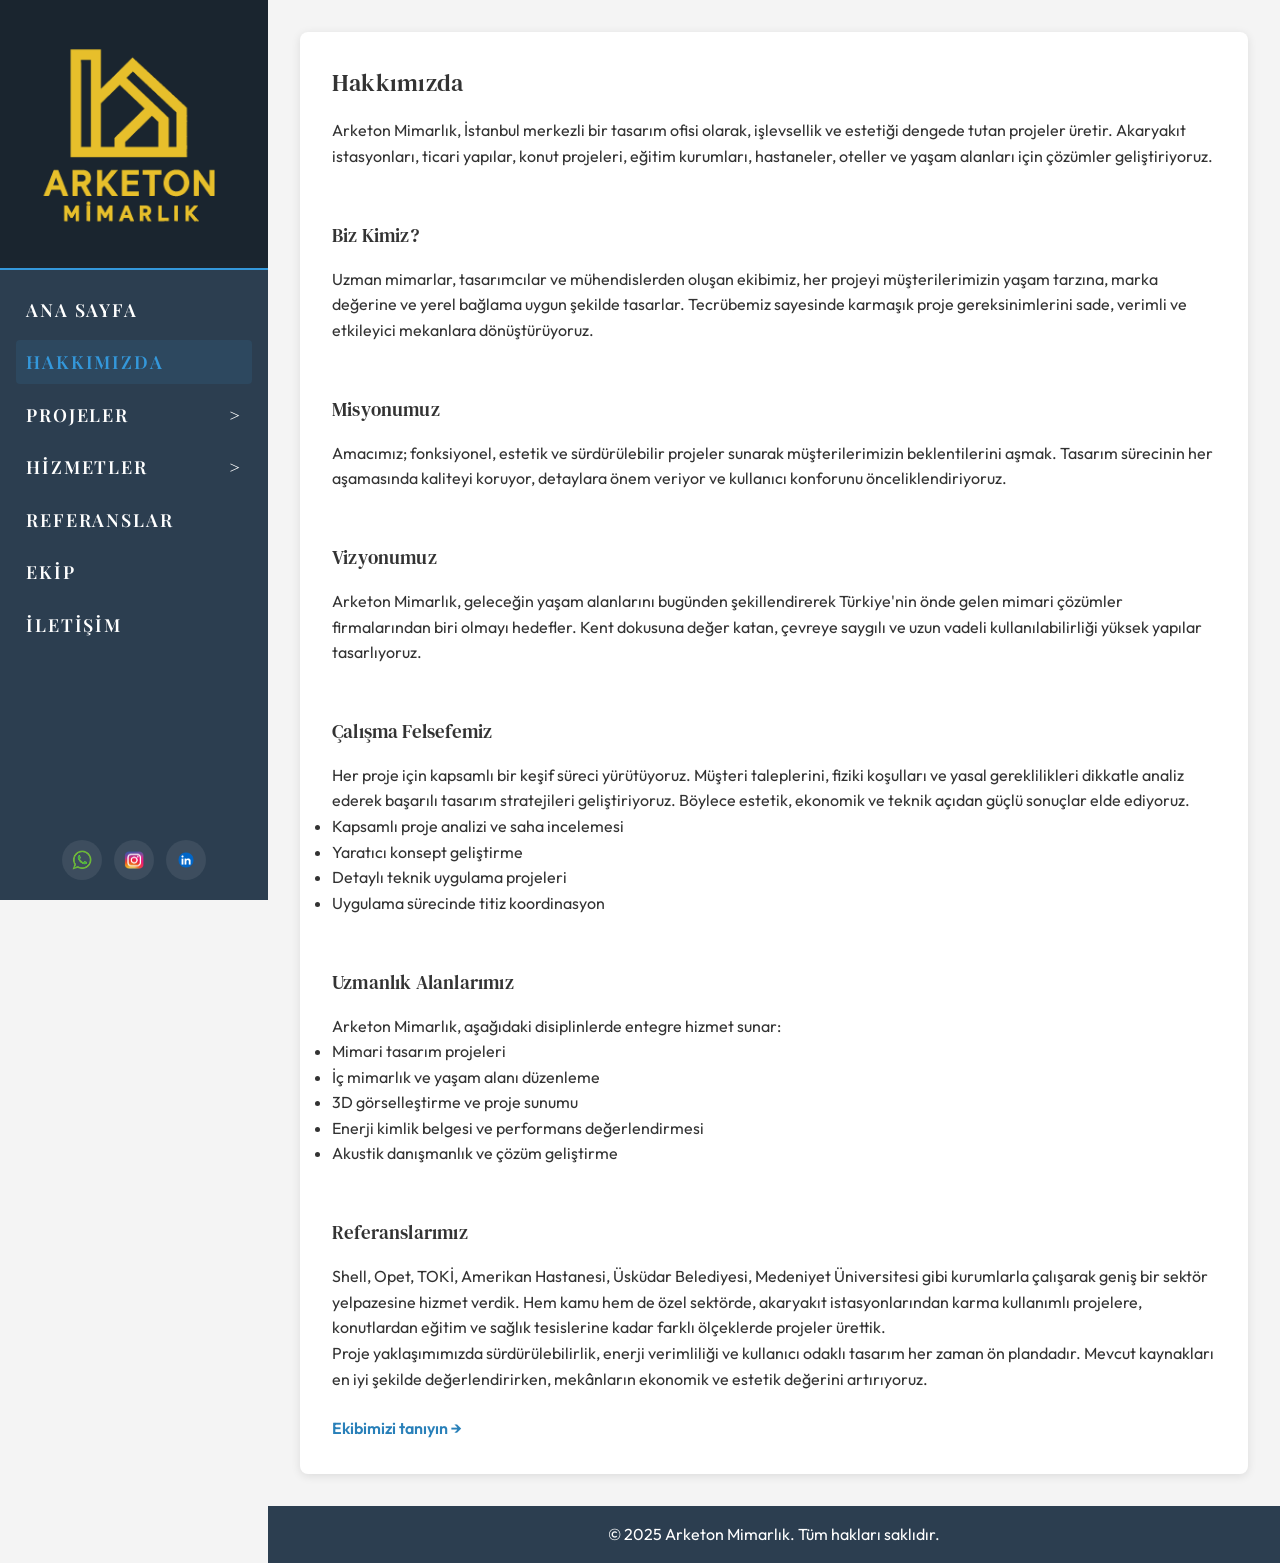
<file: about.html>
<!DOCTYPE html>
<html lang="tr">
<head>
    <meta charset="UTF-8">
    <meta name="viewport" content="width=device-width, initial-scale=1.0">
    <title>Arketon Mimarlık - Hakkımızda</title>
    <link rel="preconnect" href="https://fonts.googleapis.com">
    <link rel="preconnect" href="https://fonts.gstatic.com" crossorigin>
    <link href="https://fonts.googleapis.com/css2?family=DM+Serif+Text:ital@0;1&family=Outfit:wght@400;500;600;700&family=Playfair+Display:ital,wght@0,400;0,500;0,600;0,700;1,400&display=swap" rel="stylesheet">
    <link rel="stylesheet" href="style.css">
</head>
<body>
    <div class="container">
        <aside class="sidebar">
            <div class="sidebar-icon">
                <img src="images/logo.png" alt="Arketon Mimarlık Logo" class="firm-icon">
            </div>
            <ul class="menu">
                <li><a href="/">Ana Sayfa</a></li>
                <li><a href="about.html">Hakkımızda</a></li>
                <li>
                    <details>
                        <summary>Projeler</summary>
                        <ul>
                            <li>
                                <details>
                                    <summary>Mimarlık</summary>
                                    <ul>
                                        <li><a href="portfolio.html?filter=mimarlik-konut">Konut</a></li>
                                        <li><a href="portfolio.html?filter=mimarlik-ticaret">Ticaret</a></li>
                                        <li><a href="portfolio.html?filter=mimarlik-akaryakit">Akaryakıt İstasyonu</a></li>
                                    </ul>
                                </details>
                            </li>
                            <li>
                                <details>
                                    <summary>Görselleştirme</summary>
                                    <ul>
                                        <li><a href="portfolio.html?filter=gorsel-konut">Konut</a></li>
                                        <li><a href="portfolio.html?filter=gorsel-ticaret">Ticaret</a></li>
                                        <li><a href="portfolio.html?filter=gorsel-akaryakit">Akaryakıt İstasyonu</a></li>
                                        <li><a href="portfolio.html?filter=gorsel-villa">Villa</a></li>
                                        <li><a href="portfolio.html?filter=gorsel-bungalov">Bungalov</a></li>
                                        <li><a href="portfolio.html?filter=gorsel-site">Site</a></li>
                                        <li><a href="portfolio.html?filter=gorsel-diniyapilar">Dini Yapılar</a></li>
                                        <li><a href="portfolio.html?filter=gorsel-otogaleri">Oto Galeri</a></li>
                                    </ul>
                                </details>
                            </li>
                            <li>
                                <details>
                                    <summary>İç Mimarlık</summary>
                                    <ul>
                                        <li><a href="portfolio.html?filter=icmimarlik-konut">Konut</a></li>
                                        <li><a href="portfolio.html?filter=icmimarlik-otel">Otel</a></li>
                                        <li><a href="portfolio.html?filter=icmimarlik-ticari">Ticari</a></li>
                                        <li><a href="portfolio.html?filter=icmimarlik-ofis">Ofis</a></li>
                                    </ul>
                                </details>
                            </li>
                            <li><a href="portfolio.html?filter=uygulama">Uygulama</a></li>
                            <li><a href="portfolio.html?filter=enerji">Enerji Kimlik Belgesi</a></li>
                            <li><a href="portfolio.html?filter=akustik">Akustik</a></li>
                        </ul>
                    </details>
                </li>
                <li>
                    <details>
                        <summary>Hizmetler</summary>
                        <ul>
                            <li>
                                <details>
                                    <summary>Mimarlık</summary>
                                    <ul>
                                        <li><a href="services.html#mimarlik-konut">Konut</a></li>
                                        <li><a href="services.html#mimarlik-ticaret">Ticaret</a></li>
                                        <li><a href="services.html#mimarlik-akaryakit">Akaryakıt İstasyonu</a></li>
                                    </ul>
                                </details>
                            </li>
                            <li>
                                <details>
                                    <summary>Görselleştirme</summary>
                                    <ul>
                                        <li><a href="services.html#gorsel-konut">Konut</a></li>
                                        <li><a href="services.html#gorsel-ticaret">Ticaret</a></li>
                                        <li><a href="services.html#gorsel-akaryakit">Akaryakıt İstasyonu</a></li>
                                        <li><a href="services.html#gorsel-villa">Villa</a></li>
                                        <li><a href="services.html#gorsel-bungalov">Bungalov</a></li>
                                        <li><a href="services.html#gorsel-site">Site</a></li>
                                    </ul>
                                </details>
                            </li>
                            <li>
                                <details>
                                    <summary>İç Mimarlık</summary>
                                    <ul>
                                        <li><a href="services.html#icmimarlik-konut">Konut</a></li>
                                        <li><a href="services.html#icmimarlik-otel">Otel</a></li>
                                        <li><a href="services.html#icmimarlik-ticari">Ticari</a></li>
                                        <li><a href="services.html#icmimarlik-ofis">Ofis</a></li>
                                    </ul>
                                </details>
                            </li>
                            <li><a href="services.html#uygulama">Uygulama</a></li>
                            <li><a href="services.html#enerji">Enerji Kimlik Belgesi</a></li>
                            <li><a href="services.html#akustik">Akustik</a></li>
                        </ul>
                    </details>
                </li>
                <li><a href="blog.html">Referanslar</a></li>
                <li><a href="ekip.html">Ekip</a></li>
                <li><a href="communication.html">İletişim</a></li>
            </ul>
            <div class="sidebar-social">
                <a href="https://wa.me/905386229438" target="_blank" rel="noreferrer noopener" aria-label="WhatsApp">
                    <img src="images/social-whatsapp.png" alt="WhatsApp">
                </a>
                <a href="https://www.instagram.com/arketonmimarlik?igsh=NXl0eXR3OG83cXZu" target="_blank" rel="noreferrer noopener" aria-label="Instagram">
                    <img src="images/social-instagram.png" alt="Instagram">
                </a>
                <a href="https://www.linkedin.com/" target="_blank" rel="noreferrer noopener" aria-label="LinkedIn">
                    <img src="images/social-linkedin.png" alt="LinkedIn">
                </a>
            </div>
        </aside>
        <div class="main-content">

            <main>
                <section class="about">
                    <h2>Hakkımızda</h2>
                    <p>Arketon Mimarlık, İstanbul merkezli bir tasarım ofisi olarak, işlevsellik ve estetiği dengede tutan projeler üretir. Akaryakıt istasyonları, ticari yapılar, konut projeleri, eğitim kurumları, hastaneler, oteller ve yaşam alanları için çözümler geliştiriyoruz.</p>
                    <br><br>
                    <h3>Biz Kimiz?</h3>
                    <p>Uzman mimarlar, tasarımcılar ve mühendislerden oluşan ekibimiz, her projeyi müşterilerimizin yaşam tarzına, marka değerine ve yerel bağlama uygun şekilde tasarlar. Tecrübemiz sayesinde karmaşık proje gereksinimlerini sade, verimli ve etkileyici mekanlara dönüştürüyoruz.</p>
                    <br><br>
                    <h3>Misyonumuz</h3>
                    <p>Amacımız; fonksiyonel, estetik ve sürdürülebilir projeler sunarak müşterilerimizin beklentilerini aşmak. Tasarım sürecinin her aşamasında kaliteyi koruyor, detaylara önem veriyor ve kullanıcı konforunu önceliklendiriyoruz.</p>
                    <br><br>
                    <h3>Vizyonumuz</h3>
                    <p>Arketon Mimarlık, geleceğin yaşam alanlarını bugünden şekillendirerek Türkiye'nin önde gelen mimari çözümler firmalarından biri olmayı hedefler. Kent dokusuna değer katan, çevreye saygılı ve uzun vadeli kullanılabilirliği yüksek yapılar tasarlıyoruz.</p>
                    <br><br>
                    <h3>Çalışma Felsefemiz</h3>
                    <p>Her proje için kapsamlı bir keşif süreci yürütüyoruz. Müşteri taleplerini, fiziki koşulları ve yasal gereklilikleri dikkatle analiz ederek başarılı tasarım stratejileri geliştiriyoruz. Böylece estetik, ekonomik ve teknik açıdan güçlü sonuçlar elde ediyoruz.</p>
                    <ul>
                        <li>Kapsamlı proje analizi ve saha incelemesi</li>
                        <li>Yaratıcı konsept geliştirme</li>
                        <li>Detaylı teknik uygulama projeleri</li>
                        <li>Uygulama sürecinde titiz koordinasyon</li>
                    </ul>
                    <br><br>
                    <h3>Uzmanlık Alanlarımız</h3>
                    <p>Arketon Mimarlık, aşağıdaki disiplinlerde entegre hizmet sunar:</p>
                    <ul>
                        <li>Mimari tasarım projeleri</li>
                        <li>İç mimarlık ve yaşam alanı düzenleme</li>
                        <li>3D görselleştirme ve proje sunumu</li>
                        <li>Enerji kimlik belgesi ve performans değerlendirmesi</li>
                        <li>Akustik danışmanlık ve çözüm geliştirme</li>
                    </ul>
                    <br><br>
                    <h3>Referanslarımız</h3>
                    <p>Shell, Opet, TOKİ, Amerikan Hastanesi, Üsküdar Belediyesi, Medeniyet Üniversitesi gibi kurumlarla çalışarak geniş bir sektör yelpazesine hizmet verdik. Hem kamu hem de özel sektörde, akaryakıt istasyonlarından karma kullanımlı projelere, konutlardan eğitim ve sağlık tesislerine kadar farklı ölçeklerde projeler ürettik.</p>

                    <p>Proje yaklaşımımızda sürdürülebilirlik, enerji verimliliği ve kullanıcı odaklı tasarım her zaman ön plandadır. Mevcut kaynakları en iyi şekilde değerlendirirken, mekânların ekonomik ve estetik değerini artırıyoruz.</p>

                    <p class="about-ekip-link"><a href="ekip.html">Ekibimizi tanıyın →</a></p>
                </section>
            </main>

            <footer>
                <p>&copy; 2025 Arketon Mimarlık. Tüm hakları saklıdır.</p>
            </footer>
        </div>
    </div>

    <script src="script.js"></script>
</body>
</html>
</file>
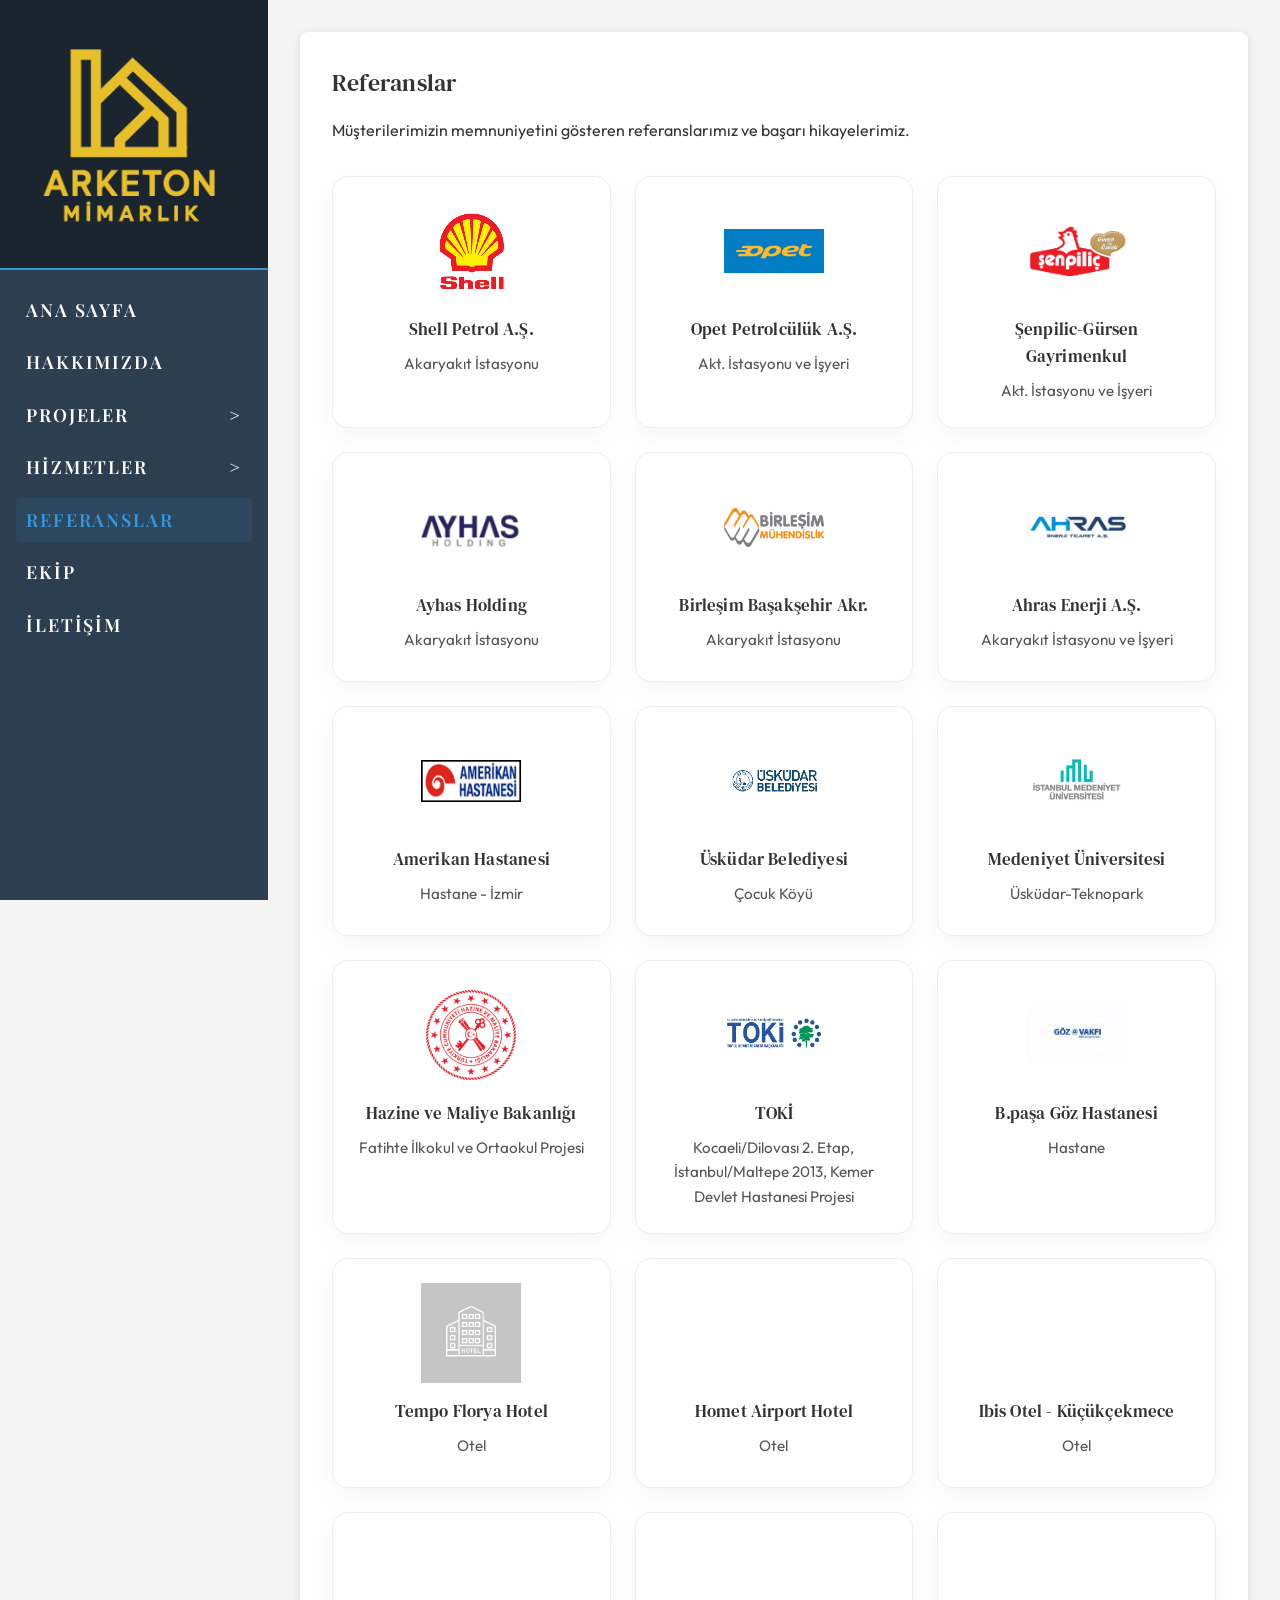
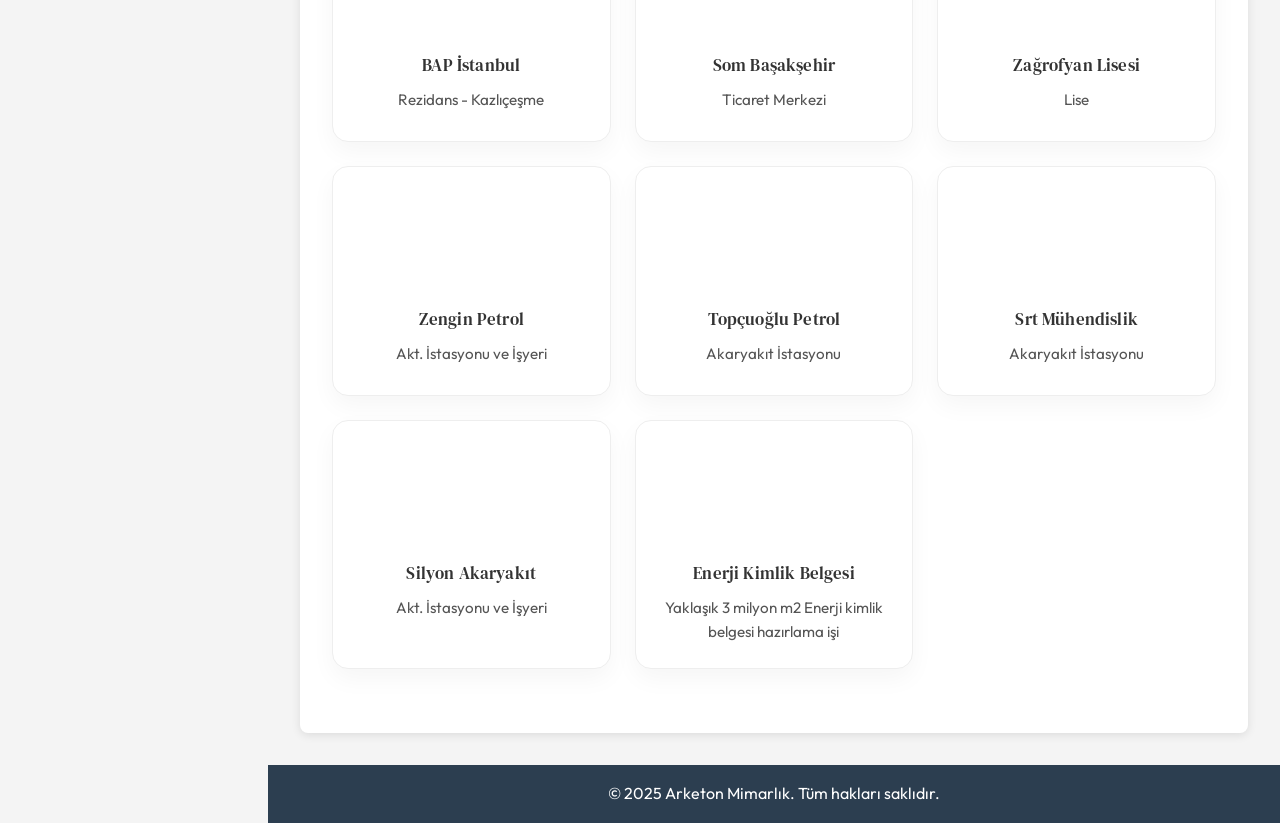
<file: blog.html>
<!DOCTYPE html>
<html lang="tr">
<head>
    <meta charset="UTF-8">
    <meta name="viewport" content="width=device-width, initial-scale=1.0">
    <title>Arketon Mimarlık - Referanslar</title>
    <link rel="preconnect" href="https://fonts.googleapis.com">
    <link rel="preconnect" href="https://fonts.gstatic.com" crossorigin>
    <link href="https://fonts.googleapis.com/css2?family=DM+Serif+Text:ital@0;1&family=Outfit:wght@400;500;600;700&family=Playfair+Display:ital,wght@0,400;0,500;0,600;0,700;1,400&display=swap" rel="stylesheet">
    <link rel="stylesheet" href="style.css">
</head>
<body>
    <div class="container">
        <aside class="sidebar">
            <div class="sidebar-icon">
                <img src="images/logo.png" alt="Arketon Mimarlık Logo" class="firm-icon">
            </div>
            <ul class="menu">
                <li><a href="/">Ana Sayfa</a></li>
                <li><a href="about.html">Hakkımızda</a></li>
                <li>
                    <details>
                        <summary>Projeler</summary>
                        <ul>
                            <li>
                                <details>
                                    <summary>Mimarlık</summary>
                                    <ul>
                                        <li><a href="portfolio.html?filter=mimarlik-konut">Konut</a></li>
                                        <li><a href="portfolio.html?filter=mimarlik-ticaret">Ticaret</a></li>
                                        <li><a href="portfolio.html?filter=mimarlik-akaryakit">Akaryakıt İstasyonu</a></li>
                                    </ul>
                                </details>
                            </li>
                            <li>
                                <details>
                                    <summary>Görselleştirme</summary>
                                    <ul>
                                        <li><a href="portfolio.html?filter=gorsel-konut">Konut</a></li>
                                        <li><a href="portfolio.html?filter=gorsel-ticaret">Ticaret</a></li>
                                        <li><a href="portfolio.html?filter=gorsel-akaryakit">Akaryakıt İstasyonu</a></li>
                                        <li><a href="portfolio.html?filter=gorsel-villa">Villa</a></li>
                                        <li><a href="portfolio.html?filter=gorsel-bungalov">Bungalov</a></li>
                                        <li><a href="portfolio.html?filter=gorsel-site">Site</a></li>
                                        <li><a href="portfolio.html?filter=gorsel-diniyapilar">Dini Yapılar</a></li>
                                        <li><a href="portfolio.html?filter=gorsel-otogaleri">Oto Galeri</a></li>
                                    </ul>
                                </details>
                            </li>
                            <li>
                                <details>
                                    <summary>İç Mimarlık</summary>
                                    <ul>
                                        <li><a href="portfolio.html?filter=icmimarlik-konut">Konut</a></li>
                                        <li><a href="portfolio.html?filter=icmimarlik-otel">Otel</a></li>
                                        <li><a href="portfolio.html?filter=icmimarlik-ticari">Ticari</a></li>
                                        <li><a href="portfolio.html?filter=icmimarlik-ofis">Ofis</a></li>
                                    </ul>
                                </details>
                            </li>
                            <li><a href="portfolio.html?filter=uygulama">Uygulama</a></li>
                            <li><a href="portfolio.html?filter=enerji">Enerji Kimlik Belgesi</a></li>
                            <li><a href="portfolio.html?filter=akustik">Akustik</a></li>
                        </ul>
                    </details>
                </li>
                <li>
                    <details>
                        <summary>Hizmetler</summary>
                        <ul>
                            <li>
                                <details>
                                    <summary>Mimarlık</summary>
                                    <ul>
                                        <li><a href="services.html#mimarlik-konut">Konut</a></li>
                                        <li><a href="services.html#mimarlik-ticaret">Ticaret</a></li>
                                        <li><a href="services.html#mimarlik-akaryakit">Akaryakıt İstasyonu</a></li>
                                    </ul>
                                </details>
                            </li>
                            <li>
                                <details>
                                    <summary>Görselleştirme</summary>
                                    <ul>
                                        <li><a href="services.html#gorsel-konut">Konut</a></li>
                                        <li><a href="services.html#gorsel-ticaret">Ticaret</a></li>
                                        <li><a href="services.html#gorsel-akaryakit">Akaryakıt İstasyonu</a></li>
                                        <li><a href="services.html#gorsel-villa">Villa</a></li>
                                        <li><a href="services.html#gorsel-bungalov">Bungalov</a></li>
                                        <li><a href="services.html#gorsel-site">Site</a></li>
                                    </ul>
                                </details>
                            </li>
                            <li>
                                <details>
                                    <summary>İç Mimarlık</summary>
                                    <ul>
                                        <li><a href="services.html#icmimarlik-konut">Konut</a></li>
                                        <li><a href="services.html#icmimarlik-otel">Otel</a></li>
                                        <li><a href="services.html#icmimarlik-ticari">Ticari</a></li>
                                        <li><a href="services.html#icmimarlik-ofis">Ofis</a></li>
                                    </ul>
                                </details>
                            </li>
                            <li><a href="services.html#uygulama">Uygulama</a></li>
                            <li><a href="services.html#enerji">Enerji Kimlik Belgesi</a></li>
                            <li><a href="services.html#akustik">Akustik</a></li>
                        </ul>
                    </details>
                </li>
                <li><a href="blog.html">Referanslar</a></li>
                <li><a href="ekip.html">Ekip</a></li>
                <li><a href="communication.html">İletişim</a></li>
            </ul>
        </aside>
        <div class="main-content">

            <main>
                <section class="blog references">
                    <h2>Referanslar</h2>
                    <p>Müşterilerimizin memnuniyetini gösteren referanslarımız ve başarı hikayelerimiz.</p>

                    <div class="reference-grid">
                        <article class="reference-card">
                            <div class="reference-logo">
                                <img src="images/referans/shell.png" alt="Shell Petrol A.Ş. logo">
                            </div>
                            <div class="reference-info">
                                <h3>Shell Petrol A.Ş.</h3>
                                <p>Akaryakıt İstasyonu</p>
                            </div>
                        </article>

                        <article class="reference-card">
                            <div class="reference-logo">
                                <img src="images/referans/opet.png" alt="Opet Petrolcülük A.Ş. logo">
                            </div>
                            <div class="reference-info">
                                <h3>Opet Petrolcülük A.Ş.</h3>
                                <p>Akt. İstasyonu ve İşyeri</p>
                            </div>
                        </article>

                        <article class="reference-card">
                            <div class="reference-logo">
                                <img src="images/referans/senpilic.png" alt="Şenpilic-Gürsen Gayrimenkul logo">
                            </div>
                            <div class="reference-info">
                                <h3>Şenpilic-Gürsen Gayrimenkul</h3>
                                <p>Akt. İstasyonu ve İşyeri</p>
                            </div>
                        </article>

                        <article class="reference-card">
                            <div class="reference-logo">
                                <img src="images/referans/ayhas_holding.png" alt="Ayhas Holding logo">
                            </div>
                            <div class="reference-info">
                                <h3>Ayhas Holding</h3>
                                <p>Akaryakıt İstasyonu</p>
                            </div>
                        </article>

                        <article class="reference-card">
                            <div class="reference-logo">
                                <img src="images/referans/birlesim_basaksehir_akaryakit.png" alt="Birleşim Başakşehir Akr. logo">
                            </div>
                            <div class="reference-info">
                                <h3>Birleşim Başakşehir Akr.</h3>
                                <p>Akaryakıt İstasyonu</p>
                            </div>
                        </article>

                        <article class="reference-card">
                            <div class="reference-logo">
                                <img src="images/referans/ahras_enerji_as_akaryakit.png" alt="Ahras Enerji A.Ş. logo">
                            </div>
                            <div class="reference-info">
                                <h3>Ahras Enerji A.Ş.</h3>
                                <p>Akaryakıt İstasyonu ve İşyeri</p>
                            </div>
                        </article>

                        <article class="reference-card">
                            <div class="reference-logo">
                                <img src="images/referans/amerikan_hastanesi.png" alt="Amerikan Hastanesi logo">
                            </div>
                            <div class="reference-info">
                                <h3>Amerikan Hastanesi</h3>
                                <p>Hastane - İzmir</p>
                            </div>
                        </article>

                        <article class="reference-card">
                            <div class="reference-logo">
                                <img src="images/referans/uskudar_belediyesi.png" alt="Üsküdar Belediyesi logo">
                            </div>
                            <div class="reference-info">
                                <h3>Üsküdar Belediyesi</h3>
                                <p>Çocuk Köyü</p>
                            </div>
                        </article>

                        <article class="reference-card">
                            <div class="reference-logo">
                                <img src="images/referans/istanbul_medeniyet_universitesi.png" alt="Medeniyet Üniversitesi logo">
                            </div>
                            <div class="reference-info">
                                <h3>Medeniyet Üniversitesi</h3>
                                <p>Üsküdar-Teknopark</p>
                            </div>
                        </article>

                        <article class="reference-card">
                            <div class="reference-logo">
                                <img src="images/referans/hazine_maliye_bakanligi.png" alt="Hazine ve Maliye Bakanlığı logo">
                            </div>
                            <div class="reference-info">
                                <h3>Hazine ve Maliye Bakanlığı</h3>
                                <p>Fatihte İlkokul ve Ortaokul Projesi</p>
                            </div>
                        </article>

                        <article class="reference-card">
                            <div class="reference-logo">
                                <img src="images/referans/Toki.png" alt="TOKİ logo">
                            </div>
                            <div class="reference-info">
                                <h3>TOKİ</h3>
                                <p>Kocaeli/Dilovası 2. Etap, İstanbul/Maltepe 2013, Kemer Devlet Hastanesi Projesi</p>
                            </div>
                        </article>

                        <article class="reference-card">
                            <div class="reference-logo">
                                <img src="images/referans/bayrampasa_goz_hastanesi.jpg" alt="B.paşa Göz Hastanesi logo">
                            </div>
                            <div class="reference-info">
                                <h3>B.paşa Göz Hastanesi</h3>
                                <p>Hastane</p>
                            </div>
                        </article>

                        <article class="reference-card">
                            <div class="reference-logo">
                                <img src="images/referans/tempo_florya_hotel.jpg" alt="Tempo Florya Hotel logo">
                            </div>
                            <div class="reference-info">
                                <h3>Tempo Florya Hotel</h3>
                                <p>Otel</p>
                            </div>
                        </article>

                        <article class="reference-card no-logo">
                            <div class="reference-logo"></div>
                            <div class="reference-info">
                                <h3>Homet Airport Hotel</h3>
                                <p>Otel</p>
                            </div>
                        </article>

                        <article class="reference-card no-logo">
                            <div class="reference-logo"></div>
                            <div class="reference-info">
                                <h3>Ibis Otel - Küçükçekmece</h3>
                                <p>Otel</p>
                            </div>
                        </article>

                        <article class="reference-card no-logo">
                            <div class="reference-logo"></div>
                            <div class="reference-info">
                                <h3>BAP İstanbul</h3>
                                <p>Rezidans - Kazlıçeşme</p>
                            </div>
                        </article>

                        <article class="reference-card no-logo">
                            <div class="reference-logo"></div>
                            <div class="reference-info">
                                <h3>Som Başakşehir</h3>
                                <p>Ticaret Merkezi</p>
                            </div>
                        </article>

                        <article class="reference-card no-logo">
                            <div class="reference-logo"></div>
                            <div class="reference-info">
                                <h3>Zağrofyan Lisesi</h3>
                                <p>Lise</p>
                            </div>
                        </article>

                        <article class="reference-card no-logo">
                            <div class="reference-logo"></div>
                            <div class="reference-info">
                                <h3>Zengin Petrol</h3>
                                <p>Akt. İstasyonu ve İşyeri</p>
                            </div>
                        </article>

                        <article class="reference-card no-logo">
                            <div class="reference-logo"></div>
                            <div class="reference-info">
                                <h3>Topçuoğlu Petrol</h3>
                                <p>Akaryakıt İstasyonu</p>
                            </div>
                        </article>

                        <article class="reference-card no-logo">
                            <div class="reference-logo"></div>
                            <div class="reference-info">
                                <h3>Srt Mühendislik</h3>
                                <p>Akaryakıt İstasyonu</p>
                            </div>
                        </article>

                        <article class="reference-card no-logo">
                            <div class="reference-logo"></div>
                            <div class="reference-info">
                                <h3>Silyon Akaryakıt</h3>
                                <p>Akt. İstasyonu ve İşyeri</p>
                            </div>
                        </article>

                        <article class="reference-card no-logo">
                            <div class="reference-logo"></div>
                            <div class="reference-info">
                                <h3>Enerji Kimlik Belgesi</h3>
                                <p>Yaklaşık 3 milyon m2 Enerji kimlik belgesi hazırlama işi</p>
                            </div>
                        </article>
                    </div>
                </section>
            </main>

            <footer>
                <p>&copy; 2025 Arketon Mimarlık. Tüm hakları saklıdır.</p>
            </footer>
        </div>
    </div>

    <script src="script.js"></script>
</body>
</html>
</file>
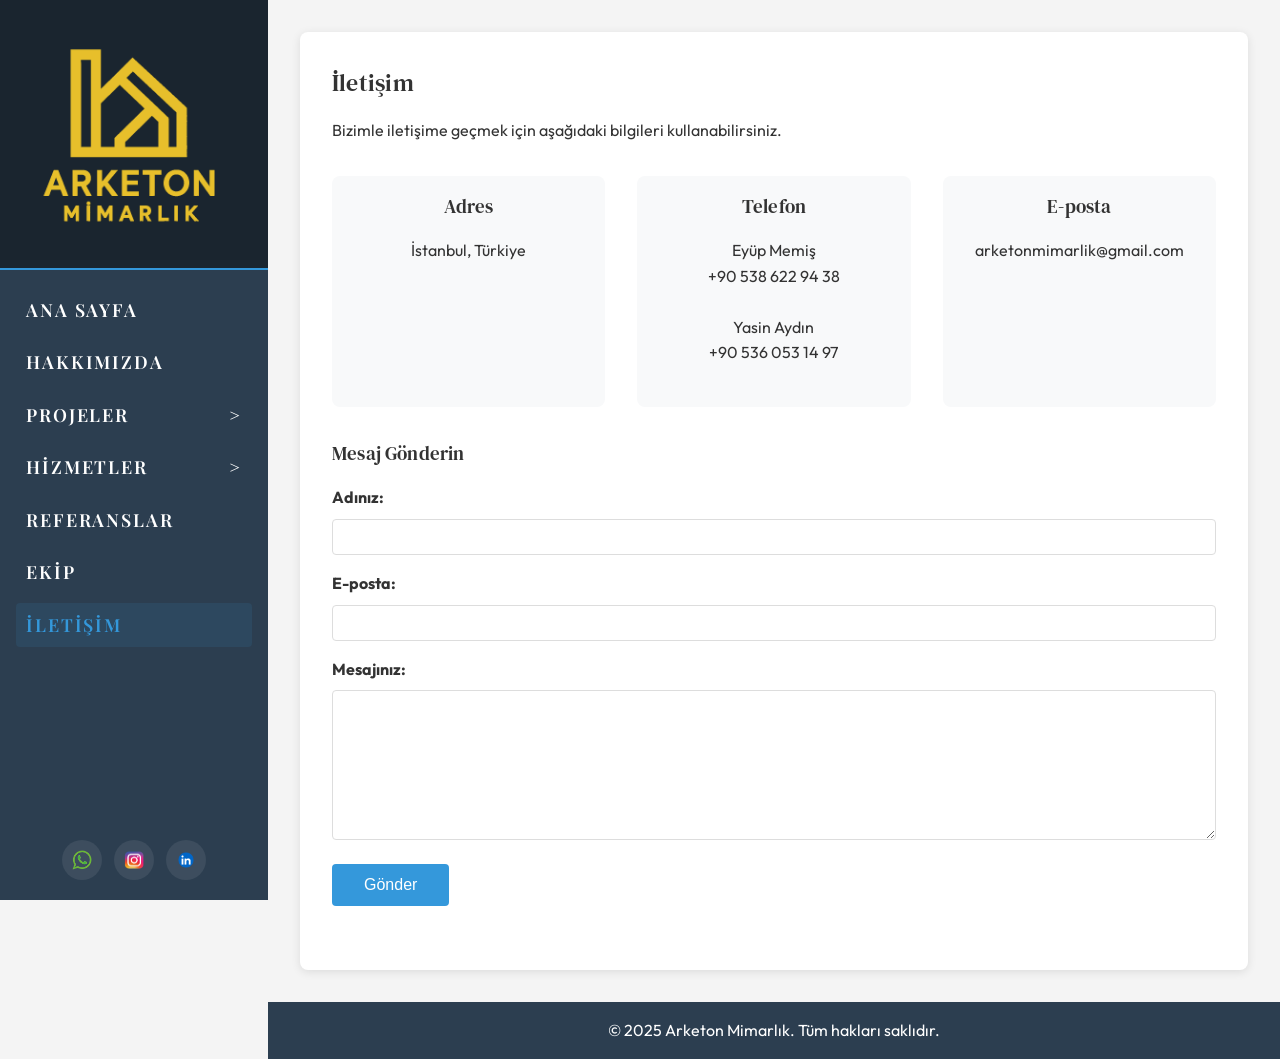
<file: communication.html>
<!DOCTYPE html>
<html lang="tr">
<head>
    <meta charset="UTF-8">
    <meta name="viewport" content="width=device-width, initial-scale=1.0">
    <title>Arketon Mimarlık - İletişim</title>
    <link rel="preconnect" href="https://fonts.googleapis.com">
    <link rel="preconnect" href="https://fonts.gstatic.com" crossorigin>
    <link href="https://fonts.googleapis.com/css2?family=DM+Serif+Text:ital@0;1&family=Outfit:wght@400;500;600;700&family=Playfair+Display:ital,wght@0,400;0,500;0,600;0,700;1,400&display=swap" rel="stylesheet">
    <link rel="stylesheet" href="style.css">
</head>
<body>
    <div class="container">
        <aside class="sidebar">
            <div class="sidebar-icon">
                <img src="images/logo.png" alt="Arketon Mimarlık Logo" class="firm-icon">
            </div>
            <ul class="menu">
                <li><a href="/">Ana Sayfa</a></li>
                <li><a href="about.html">Hakkımızda</a></li>
                <li>
                    <details>
                        <summary>Projeler</summary>
                        <ul>
                            <li>
                                <details>
                                    <summary>Mimarlık</summary>
                                    <ul>
                                        <li><a href="portfolio.html?filter=mimarlik-konut">Konut</a></li>
                                        <li><a href="portfolio.html?filter=mimarlik-ticaret">Ticaret</a></li>
                                        <li><a href="portfolio.html?filter=mimarlik-akaryakit">Akaryakıt İstasyonu</a></li>
                                    </ul>
                                </details>
                            </li>
                            <li>
                                <details>
                                    <summary>Görselleştirme</summary>
                                    <ul>
                                        <li><a href="portfolio.html?filter=gorsel-konut">Konut</a></li>
                                        <li><a href="portfolio.html?filter=gorsel-ticaret">Ticaret</a></li>
                                        <li><a href="portfolio.html?filter=gorsel-akaryakit">Akaryakıt İstasyonu</a></li>
                                        <li><a href="portfolio.html?filter=gorsel-villa">Villa</a></li>
                                        <li><a href="portfolio.html?filter=gorsel-bungalov">Bungalov</a></li>
                                        <li><a href="portfolio.html?filter=gorsel-site">Site</a></li>
                                        <li><a href="portfolio.html?filter=gorsel-diniyapilar">Dini Yapılar</a></li>
                                        <li><a href="portfolio.html?filter=gorsel-otogaleri">Oto Galeri</a></li>
                                    </ul>
                                </details>
                            </li>
                            <li>
                                <details>
                                    <summary>İç Mimarlık</summary>
                                    <ul>
                                        <li><a href="portfolio.html?filter=icmimarlik-konut">Konut</a></li>
                                        <li><a href="portfolio.html?filter=icmimarlik-otel">Otel</a></li>
                                        <li><a href="portfolio.html?filter=icmimarlik-ticari">Ticari</a></li>
                                        <li><a href="portfolio.html?filter=icmimarlik-ofis">Ofis</a></li>
                                    </ul>
                                </details>
                            </li>
                            <li><a href="portfolio.html?filter=uygulama">Uygulama</a></li>
                            <li><a href="portfolio.html?filter=enerji">Enerji Kimlik Belgesi</a></li>
                            <li><a href="portfolio.html?filter=akustik">Akustik</a></li>
                        </ul>
                    </details>
                </li>
                <li>
                    <details>
                        <summary>Hizmetler</summary>
                        <ul>
                            <li>
                                <details>
                                    <summary>Mimarlık</summary>
                                    <ul>
                                        <li><a href="services.html#mimarlik-konut">Konut</a></li>
                                        <li><a href="services.html#mimarlik-ticaret">Ticaret</a></li>
                                        <li><a href="services.html#mimarlik-akaryakit">Akaryakıt İstasyonu</a></li>
                                    </ul>
                                </details>
                            </li>
                            <li>
                                <details>
                                    <summary>Görselleştirme</summary>
                                    <ul>
                                        <li><a href="services.html#gorsel-konut">Konut</a></li>
                                        <li><a href="services.html#gorsel-ticaret">Ticaret</a></li>
                                        <li><a href="services.html#gorsel-akaryakit">Akaryakıt İstasyonu</a></li>
                                        <li><a href="services.html#gorsel-villa">Villa</a></li>
                                        <li><a href="services.html#gorsel-bungalov">Bungalov</a></li>
                                        <li><a href="services.html#gorsel-site">Site</a></li>
                                    </ul>
                                </details>
                            </li>
                            <li>
                                <details>
                                    <summary>İç Mimarlık</summary>
                                    <ul>
                                        <li><a href="services.html#icmimarlik-konut">Konut</a></li>
                                        <li><a href="services.html#icmimarlik-otel">Otel</a></li>
                                        <li><a href="services.html#icmimarlik-ticari">Ticari</a></li>
                                        <li><a href="services.html#icmimarlik-ofis">Ofis</a></li>
                                    </ul>
                                </details>
                            </li>
                            <li><a href="services.html#uygulama">Uygulama</a></li>
                            <li><a href="services.html#enerji">Enerji Kimlik Belgesi</a></li>
                            <li><a href="services.html#akustik">Akustik</a></li>
                        </ul>
                    </details>
                </li>
                <li><a href="blog.html">Referanslar</a></li>
                <li><a href="ekip.html">Ekip</a></li>
                <li><a href="communication.html">İletişim</a></li>
            </ul>
            <div class="sidebar-social">
                <a href="https://wa.me/905386229438" target="_blank" rel="noreferrer noopener" aria-label="WhatsApp">
                    <img src="images/social-whatsapp.png" alt="WhatsApp">
                </a>
                <a href="https://www.instagram.com/arketonmimarlik?igsh=NXl0eXR3OG83cXZu" target="_blank" rel="noreferrer noopener" aria-label="Instagram">
                    <img src="images/social-instagram.png" alt="Instagram">
                </a>
                <a href="https://www.linkedin.com/" target="_blank" rel="noreferrer noopener" aria-label="LinkedIn">
                    <img src="images/social-linkedin.png" alt="LinkedIn">
                </a>
            </div>
        </aside>
        <div class="main-content">

            <main>
                <section class="contact">
                    <h2>İletişim</h2>
                    <p>Bizimle iletişime geçmek için aşağıdaki bilgileri kullanabilirsiniz.</p>

                    <div class="contact-info">
                        <div class="info-item">
                            <h3>Adres</h3>
                            <p>İstanbul, Türkiye</p>
                        </div>

                        <div class="info-item">
                            <h3>Telefon</h3>
                            <p>Eyüp Memiş</p>
                            <p>+90 538 622 94 38</p><br>
                            
                            <p>Yasin Aydın</p>
                            <p>+90 536 053 14 97</p><br>

                        </div>

                        <div class="info-item">
                            <h3>E-posta</h3>
                            <p>arketonmimarlik@gmail.com</p>
                        </div>
                    </div>

                    <form class="contact-form">
                        <h3>Mesaj Gönderin</h3>
                        <div class="form-group">
                            <label for="name">Adınız:</label>
                            <input type="text" id="name" name="name" required>
                        </div>

                        <div class="form-group">
                            <label for="email">E-posta:</label>
                            <input type="email" id="email" name="email" required>
                        </div>

                        <div class="form-group">
                            <label for="message">Mesajınız:</label>
                            <textarea id="message" name="message" required></textarea>
                        </div>

                        <button type="submit">Gönder</button>
                    </form>
                </section>
            </main>

            <footer>
                <p>&copy; 2025 Arketon Mimarlık. Tüm hakları saklıdır.</p>
            </footer>
        </div>
    </div>

    <script src="script.js"></script>
</body>
</html>
</file>
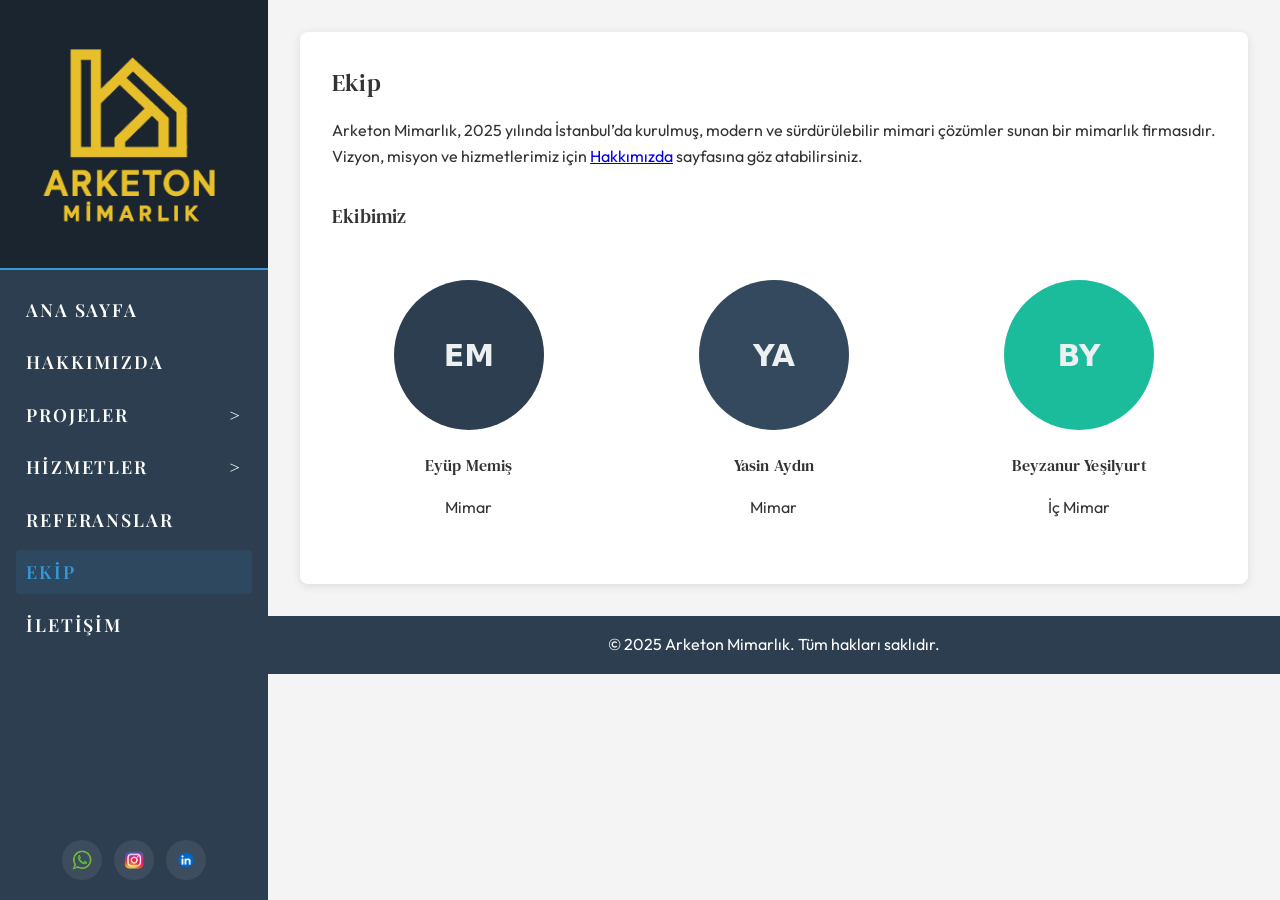
<file: ekip.html>
<!DOCTYPE html>
<html lang="tr">
<head>
    <meta charset="UTF-8">
    <meta name="viewport" content="width=device-width, initial-scale=1.0">
    <title>Arketon Mimarlık - Ekip</title>
    <link rel="preconnect" href="https://fonts.googleapis.com">
    <link rel="preconnect" href="https://fonts.gstatic.com" crossorigin>
    <link href="https://fonts.googleapis.com/css2?family=DM+Serif+Text:ital@0;1&family=Outfit:wght@400;500;600;700&family=Playfair+Display:ital,wght@0,400;0,500;0,600;0,700;1,400&display=swap" rel="stylesheet">
    <link rel="stylesheet" href="style.css">
</head>
<body>
    <div class="container">
        <aside class="sidebar">
            <div class="sidebar-icon">
                <img src="images/logo.png" alt="Arketon Mimarlık Logo" class="firm-icon">
            </div>
            <ul class="menu">
                <li><a href="/">Ana Sayfa</a></li>
                <li><a href="about.html">Hakkımızda</a></li>
                <li>
                    <details>
                        <summary>Projeler</summary>
                        <ul>
                            <li>
                                <details>
                                    <summary>Mimarlık</summary>
                                    <ul>
                                        <li><a href="portfolio.html?filter=mimarlik-konut">Konut</a></li>
                                        <li><a href="portfolio.html?filter=mimarlik-ticaret">Ticaret</a></li>
                                        <li><a href="portfolio.html?filter=mimarlik-akaryakit">Akaryakıt İstasyonu</a></li>
                                    </ul>
                                </details>
                            </li>
                            <li>
                                <details>
                                    <summary>Görselleştirme</summary>
                                    <ul>
                                        <li><a href="portfolio.html?filter=gorsel-konut">Konut</a></li>
                                        <li><a href="portfolio.html?filter=gorsel-ticaret">Ticaret</a></li>
                                        <li><a href="portfolio.html?filter=gorsel-akaryakit">Akaryakıt İstasyonu</a></li>
                                        <li><a href="portfolio.html?filter=gorsel-villa">Villa</a></li>
                                        <li><a href="portfolio.html?filter=gorsel-bungalov">Bungalov</a></li>
                                        <li><a href="portfolio.html?filter=gorsel-site">Site</a></li>
                                        <li><a href="portfolio.html?filter=gorsel-diniyapilar">Dini Yapılar</a></li>
                                        <li><a href="portfolio.html?filter=gorsel-otogaleri">Oto Galeri</a></li>
                                    </ul>
                                </details>
                            </li>
                            <li>
                                <details>
                                    <summary>İç Mimarlık</summary>
                                    <ul>
                                        <li><a href="portfolio.html?filter=icmimarlik-konut">Konut</a></li>
                                        <li><a href="portfolio.html?filter=icmimarlik-otel">Otel</a></li>
                                        <li><a href="portfolio.html?filter=icmimarlik-ticari">Ticari</a></li>
                                        <li><a href="portfolio.html?filter=icmimarlik-ofis">Ofis</a></li>
                                    </ul>
                                </details>
                            </li>
                            <li><a href="portfolio.html?filter=uygulama">Uygulama</a></li>
                            <li><a href="portfolio.html?filter=enerji">Enerji Kimlik Belgesi</a></li>
                            <li><a href="portfolio.html?filter=akustik">Akustik</a></li>
                        </ul>
                    </details>
                </li>
                <li>
                    <details>
                        <summary>Hizmetler</summary>
                        <ul>
                            <li>
                                <details>
                                    <summary>Mimarlık</summary>
                                    <ul>
                                        <li><a href="services.html#mimarlik-konut">Konut</a></li>
                                        <li><a href="services.html#mimarlik-ticaret">Ticaret</a></li>
                                        <li><a href="services.html#mimarlik-akaryakit">Akaryakıt İstasyonu</a></li>
                                    </ul>
                                </details>
                            </li>
                            <li>
                                <details>
                                    <summary>Görselleştirme</summary>
                                    <ul>
                                        <li><a href="services.html#gorsel-konut">Konut</a></li>
                                        <li><a href="services.html#gorsel-ticaret">Ticaret</a></li>
                                        <li><a href="services.html#gorsel-akaryakit">Akaryakıt İstasyonu</a></li>
                                        <li><a href="services.html#gorsel-villa">Villa</a></li>
                                        <li><a href="services.html#gorsel-bungalov">Bungalov</a></li>
                                        <li><a href="services.html#gorsel-site">Site</a></li>
                                    </ul>
                                </details>
                            </li>
                            <li>
                                <details>
                                    <summary>İç Mimarlık</summary>
                                    <ul>
                                        <li><a href="services.html#icmimarlik-konut">Konut</a></li>
                                        <li><a href="services.html#icmimarlik-otel">Otel</a></li>
                                        <li><a href="services.html#icmimarlik-ticari">Ticari</a></li>
                                        <li><a href="services.html#icmimarlik-ofis">Ofis</a></li>
                                    </ul>
                                </details>
                            </li>
                            <li><a href="services.html#uygulama">Uygulama</a></li>
                            <li><a href="services.html#enerji">Enerji Kimlik Belgesi</a></li>
                            <li><a href="services.html#akustik">Akustik</a></li>
                        </ul>
                    </details>
                </li>
                <li><a href="blog.html">Referanslar</a></li>
                <li><a href="ekip.html">Ekip</a></li>
                <li><a href="communication.html">İletişim</a></li>
            </ul>
            <div class="sidebar-social">
                <a href="https://wa.me/905386229438" target="_blank" rel="noreferrer noopener" aria-label="WhatsApp">
                    <img src="images/social-whatsapp.png" alt="WhatsApp">
                </a>
                <a href="https://www.instagram.com/arketonmimarlik?igsh=NXl0eXR3OG83cXZu" target="_blank" rel="noreferrer noopener" aria-label="Instagram">
                    <img src="images/social-instagram.png" alt="Instagram">
                </a>
                <a href="https://www.linkedin.com/" target="_blank" rel="noreferrer noopener" aria-label="LinkedIn">
                    <img src="images/social-linkedin.png" alt="LinkedIn">
                </a>
            </div>
        </aside>
        <div class="main-content">

            <main>
                <section class="about">
                    <h2>Ekip</h2>
                    <p>Arketon Mimarlık, 2025 yılında İstanbul’da kurulmuş, modern ve sürdürülebilir mimari çözümler sunan bir mimarlık firmasıdır. Vizyon, misyon ve hizmetlerimiz için <a href="about.html">Hakkımızda</a> sayfasına göz atabilirsiniz.</p>

                    <div class="team">
                        <h3>Ekibimiz</h3>
                        <div class="member">
                            <img src="images/team-eyup-memis.svg" alt="Eyüp Memiş" width="480" height="480">
                            <h4>Eyüp Memiş</h4>
                            <p>Mimar</p>
                        </div>

                        <div class="member">
                            <img src="images/team-yasin-aydin.svg" alt="Yasin Aydın" width="480" height="480">
                            <h4>Yasin Aydın</h4>
                            <p>Mimar</p>
                        </div>

                        <div class="member">
                            <img src="images/team-beyzanur-yesilyurt.svg" alt="Beyzanur Yeşilyurt" width="480" height="480">
                            <h4>Beyzanur Yeşilyurt</h4>
                            <p>İç Mimar</p>
                        </div>
                    </div>
                </section>
            </main>

            <footer>
                <p>&copy; 2025 Arketon Mimarlık. Tüm hakları saklıdır.</p>
            </footer>
        </div>
    </div>

    <script src="script.js"></script>
</body>
</html>
</file>
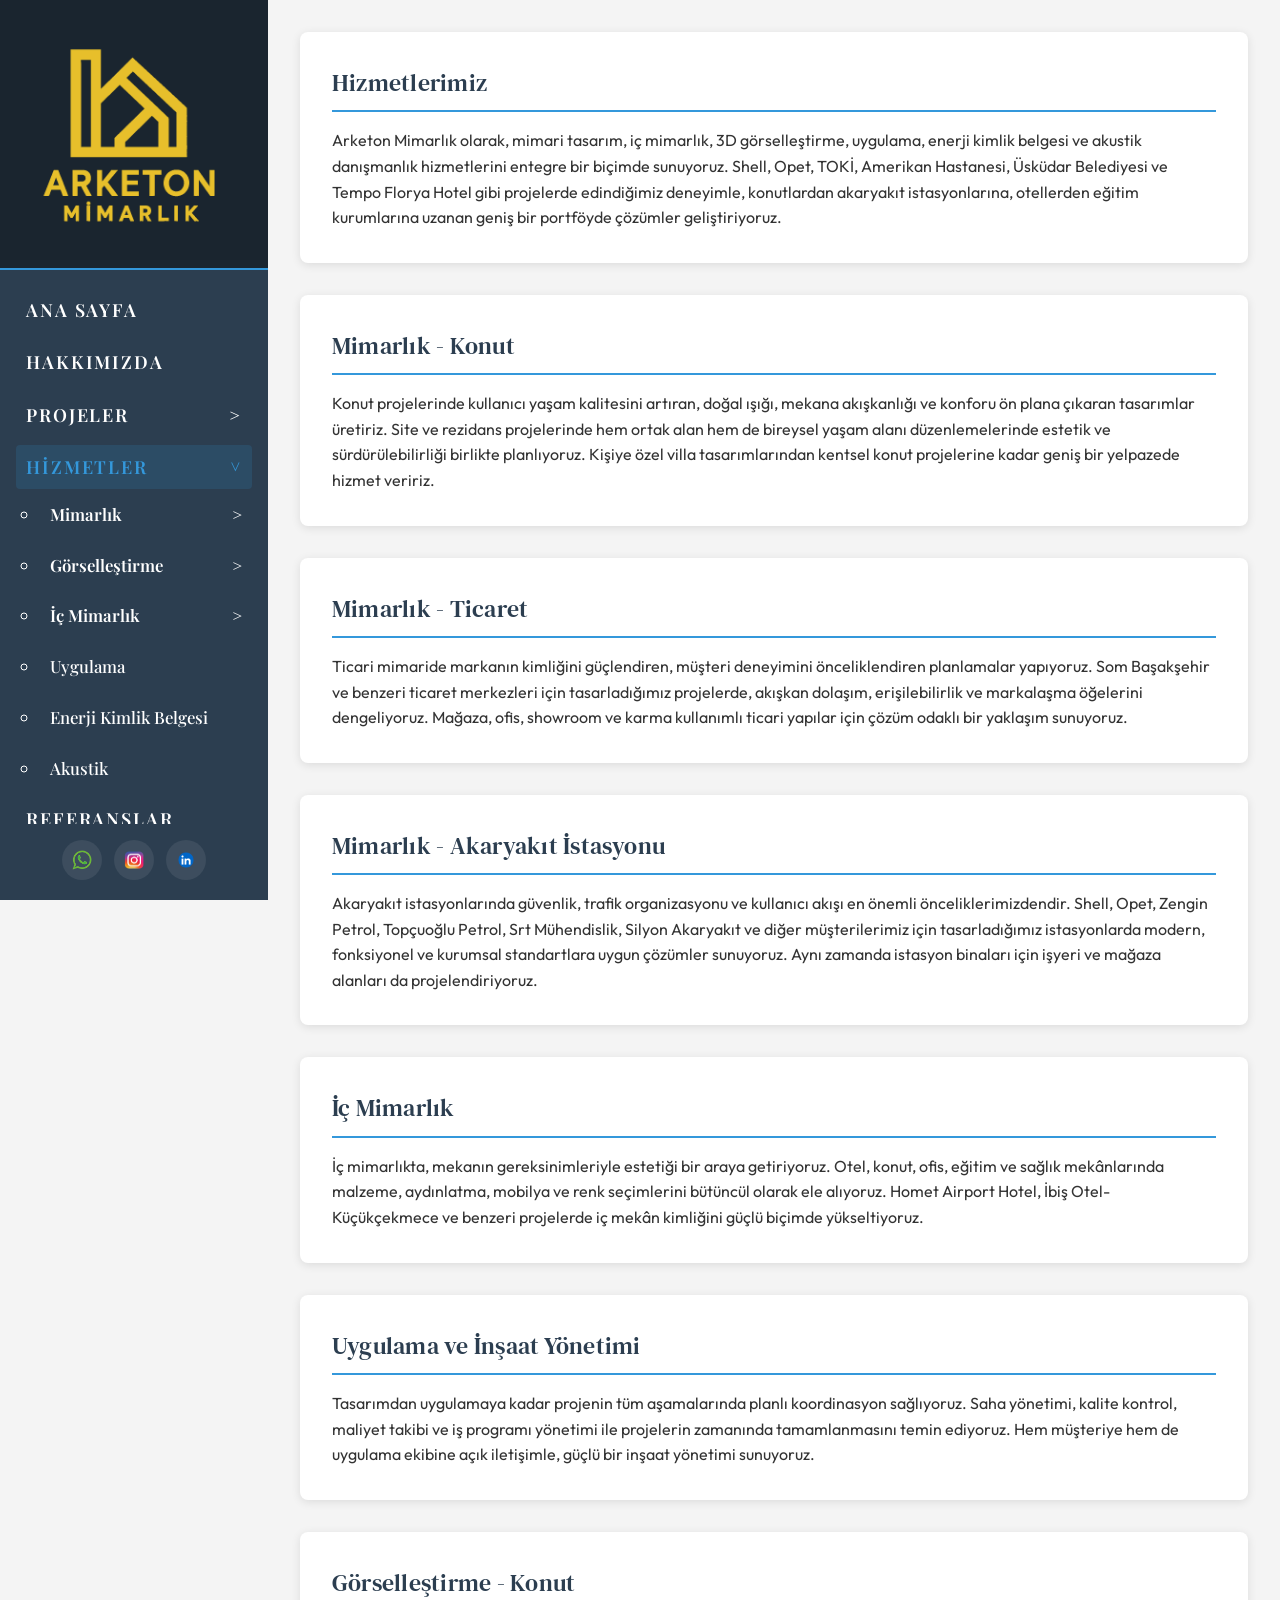
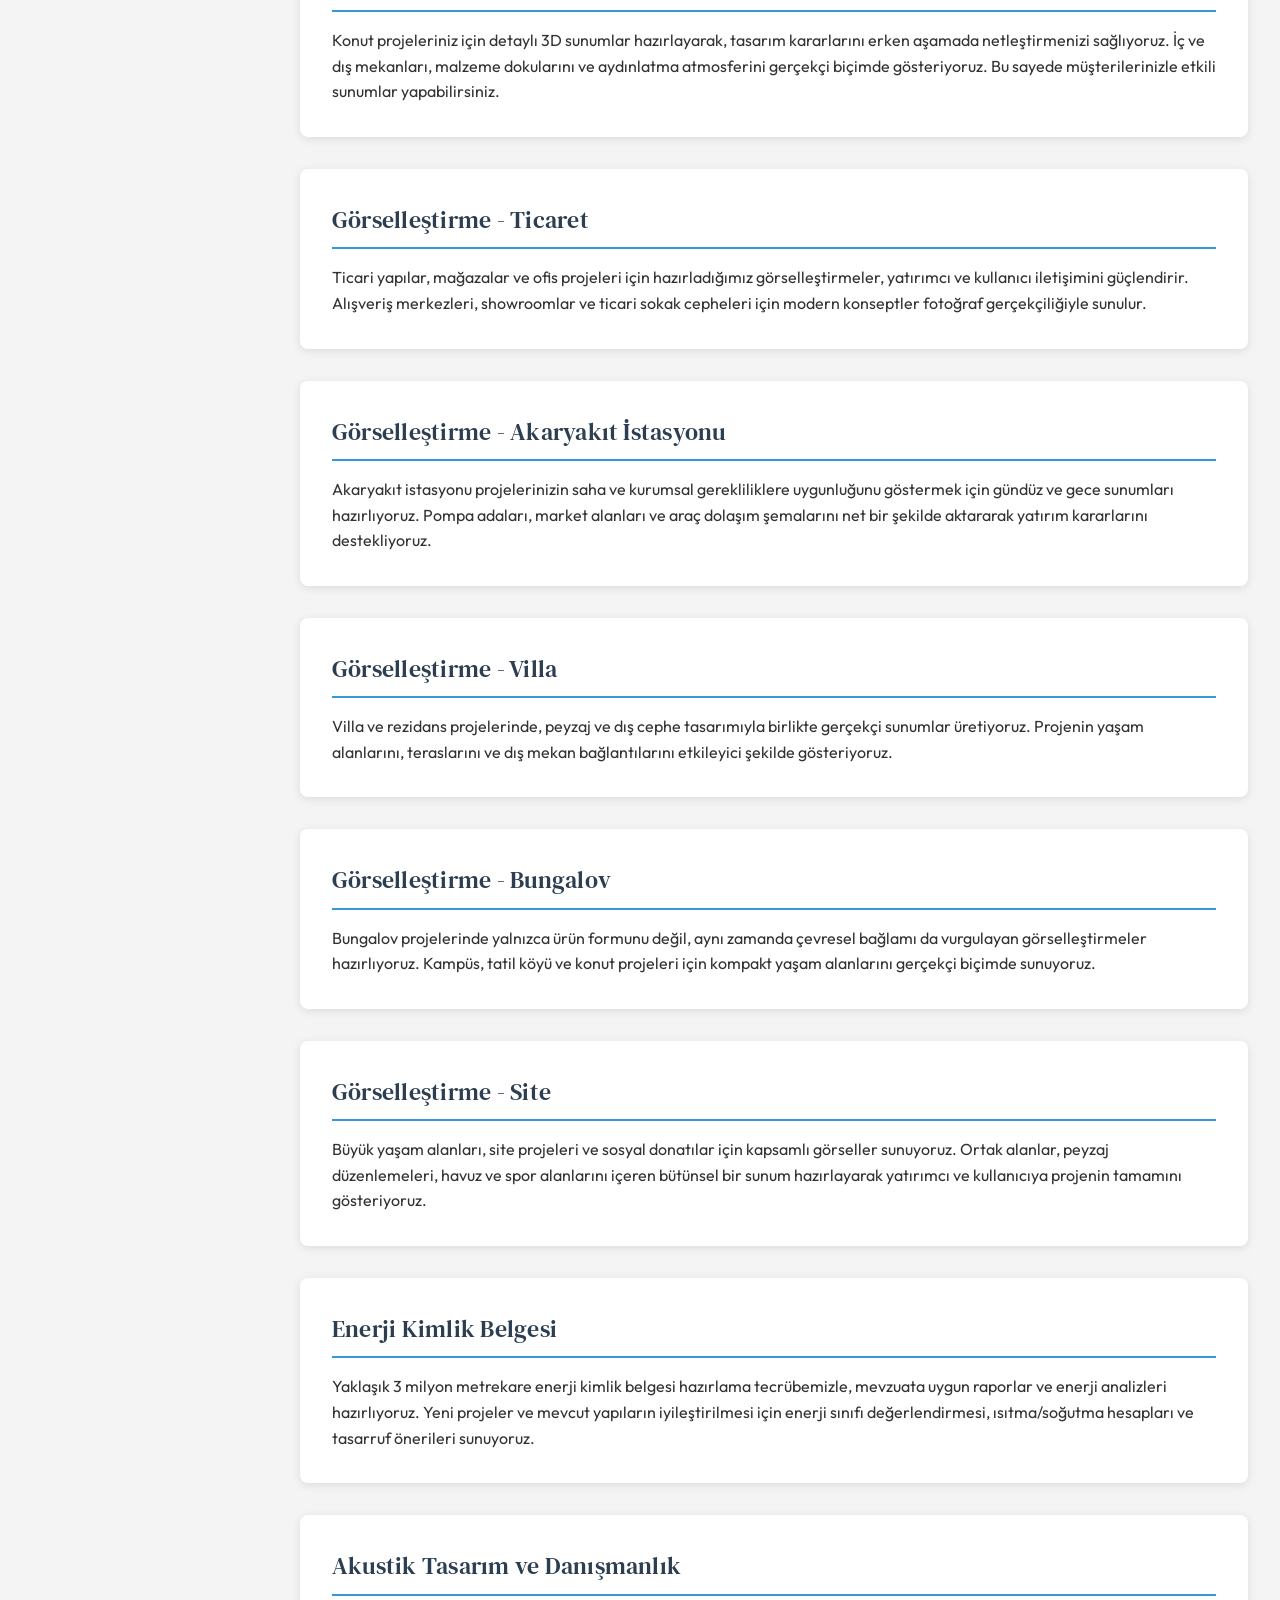
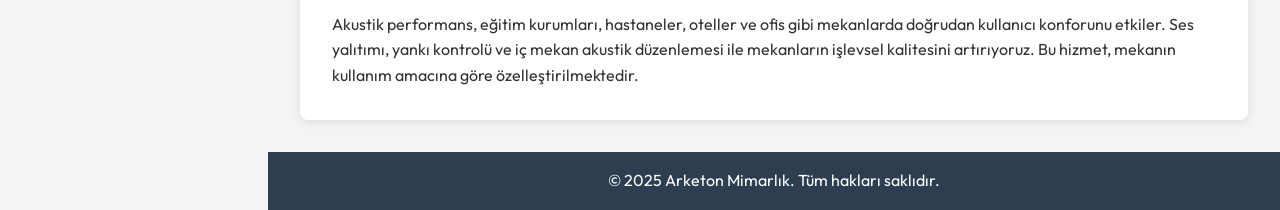
<file: services.html>
<!DOCTYPE html>
<html lang="tr">
<head>
    <meta charset="UTF-8">
    <meta name="viewport" content="width=device-width, initial-scale=1.0">
    <title>Arketon Mimarlık - Hizmetler</title>
    <link rel="preconnect" href="https://fonts.googleapis.com">
    <link rel="preconnect" href="https://fonts.gstatic.com" crossorigin>
    <link href="https://fonts.googleapis.com/css2?family=DM+Serif+Text:ital@0;1&family=Outfit:wght@400;500;600;700&family=Playfair+Display:ital,wght@0,400;0,500;0,600;0,700;1,400&display=swap" rel="stylesheet">
    <link rel="stylesheet" href="style.css">
</head>
<body>
    <div class="container">
        <aside class="sidebar">
            <div class="sidebar-icon">
                <img src="images/logo.png" alt="Arketon Mimarlık Logo" class="firm-icon">
            </div>
            <ul class="menu">
                <li><a href="/">Ana Sayfa</a></li>
                <li><a href="about.html">Hakkımızda</a></li>
                <li>
                    <details>
                        <summary>Projeler</summary>
                        <ul>
                            <li>
                                <details>
                                    <summary>Mimarlık</summary>
                                    <ul>
                                        <li><a href="portfolio.html?filter=mimarlik-konut">Konut</a></li>
                                        <li><a href="portfolio.html?filter=mimarlik-ticaret">Ticaret</a></li>
                                        <li><a href="portfolio.html?filter=mimarlik-akaryakit">Akaryakıt İstasyonu</a></li>
                                    </ul>
                                </details>
                            </li>
                            <li>
                                <details>
                                    <summary>Görselleştirme</summary>
                                    <ul>
                                        <li><a href="portfolio.html?filter=gorsel-konut">Konut</a></li>
                                        <li><a href="portfolio.html?filter=gorsel-ticaret">Ticaret</a></li>
                                        <li><a href="portfolio.html?filter=gorsel-akaryakit">Akaryakıt İstasyonu</a></li>
                                        <li><a href="portfolio.html?filter=gorsel-villa">Villa</a></li>
                                        <li><a href="portfolio.html?filter=gorsel-bungalov">Bungalov</a></li>
                                        <li><a href="portfolio.html?filter=gorsel-site">Site</a></li>
                                        <li><a href="portfolio.html?filter=gorsel-diniyapilar">Dini Yapılar</a></li>
                                        <li><a href="portfolio.html?filter=gorsel-otogaleri">Oto Galeri</a></li>
                                    </ul>
                                </details>
                            </li>
                            <li>
                                <details>
                                    <summary>İç Mimarlık</summary>
                                    <ul>
                                        <li><a href="portfolio.html?filter=icmimarlik-konut">Konut</a></li>
                                        <li><a href="portfolio.html?filter=icmimarlik-otel">Otel</a></li>
                                        <li><a href="portfolio.html?filter=icmimarlik-ticari">Ticari</a></li>
                                        <li><a href="portfolio.html?filter=icmimarlik-ofis">Ofis</a></li>
                                    </ul>
                                </details>
                            </li>
                            <li><a href="portfolio.html?filter=uygulama">Uygulama</a></li>
                            <li><a href="portfolio.html?filter=enerji">Enerji Kimlik Belgesi</a></li>
                            <li><a href="portfolio.html?filter=akustik">Akustik</a></li>
                        </ul>
                    </details>
                </li>
                <li>
                    <details open>
                        <summary>Hizmetler</summary>
                        <ul>
                            <li>
                                <details>
                                    <summary>Mimarlık</summary>
                                    <ul>
                                        <li><a href="#mimarlik-konut">Konut</a></li>
                                        <li><a href="#mimarlik-ticaret">Ticaret</a></li>
                                        <li><a href="#mimarlik-akaryakit">Akaryakıt İstasyonu</a></li>
                                    </ul>
                                </details>
                            </li>
                            <li>
                                <details>
                                    <summary>Görselleştirme</summary>
                                    <ul>
                                        <li><a href="#gorsel-konut">Konut</a></li>
                                        <li><a href="#gorsel-ticaret">Ticaret</a></li>
                                        <li><a href="#gorsel-akaryakit">Akaryakıt İstasyonu</a></li>
                                        <li><a href="#gorsel-villa">Villa</a></li>
                                        <li><a href="#gorsel-bungalov">Bungalov</a></li>
                                        <li><a href="#gorsel-site">Site</a></li>
                                    </ul>
                                </details>
                            </li>
                            <li>
                                <details>
                                    <summary>İç Mimarlık</summary>
                                    <ul>
                                        <li><a href="services.html#icmimarlik-konut">Konut</a></li>
                                        <li><a href="services.html#icmimarlik-otel">Otel</a></li>
                                        <li><a href="services.html#icmimarlik-ticari">Ticari</a></li>
                                        <li><a href="services.html#icmimarlik-ofis">Ofis</a></li>
                                    </ul>
                                </details>
                            </li>
                            <li><a href="#uygulama">Uygulama</a></li>
                            <li><a href="#enerji">Enerji Kimlik Belgesi</a></li>
                            <li><a href="#akustik">Akustik</a></li>
                        </ul>
                    </details>
                </li>
                <li><a href="blog.html">Referanslar</a></li>
                <li><a href="ekip.html">Ekip</a></li>
                <li><a href="communication.html">İletişim</a></li>
            </ul>
            <div class="sidebar-social">
                <a href="https://wa.me/" target="_blank" rel="noreferrer noopener" aria-label="WhatsApp">
                    <img src="images/social-whatsapp.png" alt="WhatsApp">
                </a>
                <a href="https://www.instagram.com/" target="_blank" rel="noreferrer noopener" aria-label="Instagram">
                    <img src="images/social-instagram.png" alt="Instagram">
                </a>
                <a href="https://www.linkedin.com/" target="_blank" rel="noreferrer noopener" aria-label="LinkedIn">
                    <img src="images/social-linkedin.png" alt="LinkedIn">
                </a>
            </div>
        </aside>
        <div class="main-content">

            <main>
                <section class="service">
                    <h2>Hizmetlerimiz</h2>
                    <p>Arketon Mimarlık olarak, mimari tasarım, iç mimarlık, 3D görselleştirme, uygulama, enerji kimlik belgesi ve akustik danışmanlık hizmetlerini entegre bir biçimde sunuyoruz. Shell, Opet, TOKİ, Amerikan Hastanesi, Üsküdar Belediyesi ve Tempo Florya Hotel gibi projelerde edindiğimiz deneyimle, konutlardan akaryakıt istasyonlarına, otellerden eğitim kurumlarına uzanan geniş bir portföyde çözümler geliştiriyoruz.</p>
                </section>

                <section id="mimarlik-konut" class="service">
                    <h2>Mimarlık - Konut</h2>
                    <p>Konut projelerinde kullanıcı yaşam kalitesini artıran, doğal ışığı, mekana akışkanlığı ve konforu ön plana çıkaran tasarımlar üretiriz. Site ve rezidans projelerinde hem ortak alan hem de bireysel yaşam alanı düzenlemelerinde estetik ve sürdürülebilirliği birlikte planlıyoruz. Kişiye özel villa tasarımlarından kentsel konut projelerine kadar geniş bir yelpazede hizmet veririz.</p>
                </section>

                <section id="mimarlik-ticaret" class="service">
                    <h2>Mimarlık - Ticaret</h2>
                    <p>Ticari mimaride markanın kimliğini güçlendiren, müşteri deneyimini önceliklendiren planlamalar yapıyoruz. Som Başakşehir ve benzeri ticaret merkezleri için tasarladığımız projelerde, akışkan dolaşım, erişilebilirlik ve markalaşma öğelerini dengeliyoruz. Mağaza, ofis, showroom ve karma kullanımlı ticari yapılar için çözüm odaklı bir yaklaşım sunuyoruz.</p>
                </section>

                <section id="mimarlik-akaryakit" class="service">
                    <h2>Mimarlık - Akaryakıt İstasyonu</h2>
                    <p>Akaryakıt istasyonlarında güvenlik, trafik organizasyonu ve kullanıcı akışı en önemli önceliklerimizdendir. Shell, Opet, Zengin Petrol, Topçuoğlu Petrol, Srt Mühendislik, Silyon Akaryakıt ve diğer müşterilerimiz için tasarladığımız istasyonlarda modern, fonksiyonel ve kurumsal standartlara uygun çözümler sunuyoruz. Aynı zamanda istasyon binaları için işyeri ve mağaza alanları da projelendiriyoruz.</p>
                </section>

                <section id="icmimarlik" class="service">
                    <h2>İç Mimarlık</h2>
                    <p>İç mimarlıkta, mekanın gereksinimleriyle estetiği bir araya getiriyoruz. Otel, konut, ofis, eğitim ve sağlık mekânlarında malzeme, aydınlatma, mobilya ve renk seçimlerini bütüncül olarak ele alıyoruz. Homet Airport Hotel, İbiş Otel-Küçükçekmece ve benzeri projelerde iç mekân kimliğini güçlü biçimde yükseltiyoruz.</p>
                </section>

                <section id="uygulama" class="service">
                    <h2>Uygulama ve İnşaat Yönetimi</h2>
                    <p>Tasarımdan uygulamaya kadar projenin tüm aşamalarında planlı koordinasyon sağlıyoruz. Saha yönetimi, kalite kontrol, maliyet takibi ve iş programı yönetimi ile projelerin zamanında tamamlanmasını temin ediyoruz. Hem müşteriye hem de uygulama ekibine açık iletişimle, güçlü bir inşaat yönetimi sunuyoruz.</p>
                </section>

                <section id="gorsel-konut" class="service">
                    <h2>Görselleştirme - Konut</h2>
                    <p>Konut projeleriniz için detaylı 3D sunumlar hazırlayarak, tasarım kararlarını erken aşamada netleştirmenizi sağlıyoruz. İç ve dış mekanları, malzeme dokularını ve aydınlatma atmosferini gerçekçi biçimde gösteriyoruz. Bu sayede müşterilerinizle etkili sunumlar yapabilirsiniz.</p>
                </section>

                <section id="gorsel-ticaret" class="service">
                    <h2>Görselleştirme - Ticaret</h2>
                    <p>Ticari yapılar, mağazalar ve ofis projeleri için hazırladığımız görselleştirmeler, yatırımcı ve kullanıcı iletişimini güçlendirir. Alışveriş merkezleri, showroomlar ve ticari sokak cepheleri için modern konseptler fotoğraf gerçekçiliğiyle sunulur.</p>
                </section>

                <section id="gorsel-akaryakit" class="service">
                    <h2>Görselleştirme - Akaryakıt İstasyonu</h2>
                    <p>Akaryakıt istasyonu projelerinizin saha ve kurumsal gerekliliklere uygunluğunu göstermek için gündüz ve gece sunumları hazırlıyoruz. Pompa adaları, market alanları ve araç dolaşım şemalarını net bir şekilde aktararak yatırım kararlarını destekliyoruz.</p>
                </section>

                <section id="gorsel-villa" class="service">
                    <h2>Görselleştirme - Villa</h2>
                    <p>Villa ve rezidans projelerinde, peyzaj ve dış cephe tasarımıyla birlikte gerçekçi sunumlar üretiyoruz. Projenin yaşam alanlarını, teraslarını ve dış mekan bağlantılarını etkileyici şekilde gösteriyoruz.</p>
                </section>

                <section id="gorsel-bungalov" class="service">
                    <h2>Görselleştirme - Bungalov</h2>
                    <p>Bungalov projelerinde yalnızca ürün formunu değil, aynı zamanda çevresel bağlamı da vurgulayan görselleştirmeler hazırlıyoruz. Kampüs, tatil köyü ve konut projeleri için kompakt yaşam alanlarını gerçekçi biçimde sunuyoruz.</p>
                </section>

                <section id="gorsel-site" class="service">
                    <h2>Görselleştirme - Site</h2>
                    <p>Büyük yaşam alanları, site projeleri ve sosyal donatılar için kapsamlı görseller sunuyoruz. Ortak alanlar, peyzaj düzenlemeleri, havuz ve spor alanlarını içeren bütünsel bir sunum hazırlayarak yatırımcı ve kullanıcıya projenin tamamını gösteriyoruz.</p>
                </section>

                <section id="enerji" class="service">
                    <h2>Enerji Kimlik Belgesi</h2>
                    <p>Yaklaşık 3 milyon metrekare enerji kimlik belgesi hazırlama tecrübemizle, mevzuata uygun raporlar ve enerji analizleri hazırlıyoruz. Yeni projeler ve mevcut yapıların iyileştirilmesi için enerji sınıfı değerlendirmesi, ısıtma/soğutma hesapları ve tasarruf önerileri sunuyoruz.</p>
                </section>

                <section id="akustik" class="service">
                    <h2>Akustik Tasarım ve Danışmanlık</h2>
                    <p>Akustik performans, eğitim kurumları, hastaneler, oteller ve ofis gibi mekanlarda doğrudan kullanıcı konforunu etkiler. Ses yalıtımı, yankı kontrolü ve iç mekan akustik düzenlemesi ile mekanların işlevsel kalitesini artırıyoruz. Bu hizmet, mekanın kullanım amacına göre özelleştirilmektedir.</p>
                </section>
            </main>

            <footer>
                <p>&copy; 2025 Arketon Mimarlık. Tüm hakları saklıdır.</p>
            </footer>
        </div>
    </div>

    <script src="script.js"></script>
</body>
</html>
</file>
<file: style.css>
/* Genel Stiller */
* {
    margin: 0;
    padding: 0;
    box-sizing: border-box;
}

body {
    font-family: 'Outfit', system-ui, -apple-system, sans-serif;
    line-height: 1.6;
    color: #333;
    background-color: #f4f4f4;
}

body.page-home {
    position: relative;
    isolation: isolate;
    min-height: 100vh;
    min-height: 100dvh;
    background-color: #0d0f12;
}

h1, h2, h3, h4 {
    font-family: 'DM Serif Text', 'Times New Roman', serif;
    font-weight: 400;
    letter-spacing: 0.01em;
    margin-bottom: 1rem;
}

/* Container and Sidebar */
.container {
    display: flex;
    position: relative;
    z-index: 1;
    background: transparent;
}

.home-fullscreen-bg {
    position: fixed;
    top: 0;
    left: 0;
    right: 0;
    bottom: 0;
    width: 100vw;
    height: 100vh;
    height: 100dvh;
    z-index: 0;
    overflow: hidden;
    margin: 0;
    padding: 0;
    pointer-events: none;
    background-color: #0d0f12;
    background-size: cover;
    background-position: center;
    background-repeat: no-repeat;
}

.home-fullscreen-bg__shade {
    position: absolute;
    inset: 0;
    z-index: 1;
    background: linear-gradient(
        105deg,
        rgba(0, 0, 0, 0.35) 0%,
        rgba(0, 0, 0, 0.12) 50%,
        rgba(0, 0, 0, 0.18) 100%
    );
    pointer-events: none;
}

.home-bottom-actions {
    position: fixed;
    bottom: 1.5rem;
    right: 1.5rem;
    z-index: 20;
    display: flex;
    flex-wrap: wrap;
    align-items: center;
    justify-content: flex-end;
    gap: 0.5rem;
    max-width: min(calc(100vw - 288px), calc(100% - 2rem));
    pointer-events: auto;
}

.home-contact-btn {
    display: inline-flex;
    align-items: center;
    justify-content: center;
    min-height: 3rem;
    padding: 0 1.25rem;
    border: 1px solid rgba(255, 255, 255, 0.45);
    background: rgba(0, 0, 0, 0.35);
    color: #fff;
    font-family: 'Outfit', sans-serif;
    font-size: 0.875rem;
    font-weight: 600;
    letter-spacing: 0.06em;
    text-transform: uppercase;
    text-decoration: none;
    border-radius: 4px;
    backdrop-filter: blur(8px);
    -webkit-backdrop-filter: blur(8px);
    transition: background 0.2s, border-color 0.2s;
}

.home-contact-btn:hover {
    background: rgba(0, 0, 0, 0.55);
    border-color: rgba(255, 255, 255, 0.75);
    color: #fff;
}

.home-contact-btn:focus-visible {
    outline: 2px solid #3498db;
    outline-offset: 2px;
}

.home-slideshow-btn {
    width: 3rem;
    height: 3rem;
    padding: 0;
    border: 1px solid rgba(255, 255, 255, 0.45);
    background: rgba(0, 0, 0, 0.35);
    color: #fff;
    font-family: 'Outfit', sans-serif;
    font-size: 1.5rem;
    font-weight: 600;
    line-height: 1;
    cursor: pointer;
    border-radius: 4px;
    backdrop-filter: blur(8px);
    -webkit-backdrop-filter: blur(8px);
    transition: background 0.2s, border-color 0.2s;
}

.home-slideshow-btn:hover {
    background: rgba(0, 0, 0, 0.55);
    border-color: rgba(255, 255, 255, 0.75);
}

.home-slideshow-btn:disabled,
.home-slideshow-btn[aria-disabled="true"] {
    opacity: 0.55;
    cursor: not-allowed;
    pointer-events: none;
    border-color: rgba(255, 255, 255, 0.25);
}

.home-slideshow-btn:focus-visible {
    outline: 2px solid #3498db;
    outline-offset: 2px;
}

aside.sidebar {
    width: 268px;
    height: 100vh;
    background-color: #2c3e50;
    color: white;
    padding: 0;
    position: fixed;
    left: 0;
    top: 0;
    overflow-y: auto;
    display: flex;
    flex-direction: column;
    font-family: 'Playfair Display', Georgia, 'Times New Roman', serif;
    font-size: 1.0625rem;
    line-height: 1.45;
    -webkit-font-smoothing: antialiased;
    font-synthesis: none;
}

aside.sidebar .menu,
aside.sidebar .menu a,
aside.sidebar .menu summary {
    font-family: 'Playfair Display', Georgia, 'Times New Roman', serif;
}

.page-home .sidebar {
    background: rgba(30, 40, 48, 0.52);
    backdrop-filter: blur(20px) saturate(1.1);
    -webkit-backdrop-filter: blur(20px) saturate(1.1);
    box-shadow: inset -1px 0 0 rgba(255, 255, 255, 0.06);
}
.home-fullscreen-bg {
    position: fixed;
    inset: 0;
    z-index: -2;
    overflow: hidden;
    background-color: #0d0f12;
}

.bg-layer {
    position: absolute;
    inset: 0;
    background-size: cover;
    background-position: center;
    background-repeat: no-repeat;
    opacity: 0;
    transition: none;
    transform: scale(1.02);
    will-change: opacity, transform;
}

.bg-layer.active {
    animation: kenBurns 6s ease-out forwards;
}

@keyframes kenBurns {
    0% {
        transform: scale(1.02);
    }
    100% {
        transform: scale(1);
    }
}

.home-fullscreen-bg__shade {
    position: absolute;
    inset: 0;
    background: linear-gradient(180deg, rgba(0,0,0,0.12) 0%, rgba(0,0,0,0.42) 100%);
    pointer-events: none;
    z-index: 1;
}
.sidebar-icon {
    width: 100%;
    aspect-ratio: 1 / 1;
    padding: 0.75rem;
    display: flex;
    align-items: center;
    justify-content: center;
    background-color: #1a252f;
    border-bottom: 2px solid #3498db;
    flex-shrink: 0;
}

.page-home .sidebar-icon {
    background: rgba(15, 22, 28, 0.55);
    border-bottom-color: rgba(52, 152, 219, 0.85);
}

.firm-icon {
    width: 100%;
    height: 100%;
    object-fit: contain;
    border-radius: 8px;
}

.menu {
    list-style: none;
    padding: 1.125rem 1rem;
    flex: 1;
    overflow-y: auto;
    font-family: inherit;
}

.menu li {
    margin-bottom: 0.55rem;
}

.menu a {
    color: white;
    text-decoration: none;
    display: block;
    padding: 0.55rem 0.6rem;
    border-radius: 4px;
    word-wrap: break-word;
    font-family: inherit;
    font-size: 1.05rem;
    font-weight: 500;
}

.menu a:hover {
    background-color: #34495e;
}

.menu details {
    margin-left: 0;
}

.menu details > ul {
    margin-left: 1.5rem;
    margin-top: 0.25rem;
}

.menu summary {
    cursor: pointer;
    font-weight: 600;
    padding: 0.55rem 0.6rem;
    border-radius: 4px;
    display: flex;
    justify-content: space-between;
    align-items: center;
    user-select: none;
    font-family: inherit;
    font-size: 1.05rem;
}

.menu summary:hover {
    background-color: #34495e;
}

/* Active summary styling when child is active */
.menu details[open] > summary {
    background-color: rgba(52, 152, 219, 0.15);
    color: #3498db;
    font-weight: 600;
}

/* Hide default marker and add custom one on the right */
.menu details > summary::marker {
    content: '';
}

.menu summary::after {
    content: '>';
    margin-left: 0.5rem;
    display: inline-block;
    transition: transform 0.3s;
}

.menu details[open] > summary::after {
    transform: rotate(90deg);
}

.sidebar-social {
    display: flex;
    justify-content: center;
    gap: 0.75rem;
    margin-top: auto;
    padding: 1rem 0 1.25rem;
}

.sidebar-social a {
    display: inline-flex;
    align-items: center;
    justify-content: center;
    width: 2.5rem;
    height: 2.5rem;
    background: rgba(255, 255, 255, 0.08);
    border-radius: 999px;
    transition: transform 0.2s ease, background-color 0.2s ease;
}

.sidebar-social a:hover {
    transform: translateY(-2px);
    background: rgba(255, 255, 255, 0.18);
}

.sidebar-social img {
    width: 1.2rem;
    height: 1.2rem;
    object-fit: contain;
}

.menu > li > a,
.menu > li > details > summary {
    text-transform: uppercase;
    letter-spacing: 0.11em;
    font-size: 1.125rem;
    font-weight: 600;
    font-variant-numeric: lining-nums;
}

/* Header ve Navigasyon */
header {
    display: none;
}

nav {
    display: none;
}

.logo h1 {
    font-size: 1.8rem;
}

.nav-links {
    list-style: none;
    display: flex;
}

.nav-links li {
    margin-left: 2rem;
    position: relative;
}
}

.nav-links a {
    color: white;
    text-decoration: none;
    transition: color 0.3s;
}

.nav-links a:hover,
.nav-links a.active {
    color: #3498db;
    background-color: rgba(52, 152, 219, 0.1);
    font-weight: 600;
}

/* Menu active states */
.menu a.active {
    color: #3498db;
    background-color: rgba(52, 152, 219, 0.1);
    font-weight: 600;
}

.main-content {
    flex: 1;
    margin-left: 268px;
    background: transparent;
    min-height: 100vh;
    min-height: 100dvh;
}

/* Ana İçerik */
main {
    max-width: 1200px;
    margin: 2rem auto;
    padding: 0 2rem;
}

body.page-home .main-content main.page-home-main {
    max-width: none;
    margin: 0;
    padding: 0;
    min-height: 100vh;
    min-height: 100dvh;
}

.page-home-inner {
    max-width: 1200px;
    margin: 0 auto;
    padding: calc(100vh + 2rem) 2rem 2rem;
}

body.page-home .home-intro,
body.page-home .home-projects-section {
    background-color: rgba(255, 255, 255, 0.92);
    box-shadow: 0 24px 90px rgba(0, 0, 0, 0.18);
    border-radius: 22px;
    backdrop-filter: blur(18px);
    border: 1px solid rgba(255, 255, 255, 0.7);
}

body.page-home .home-intro {
    margin-top: 0;
    padding: 2rem;
}

body.page-home .home-projects-section {
    padding: 2rem;
}

body.page-home .home-intro {
    margin-top: 1.5rem;
}

body.page-home .home-intro a {
    color: #2980b9;
    font-weight: 600;
    text-decoration: none;
}

body.page-home .home-intro a:hover {
    text-decoration: underline;
}

body.page-home .home-intro p {
    margin-bottom: 1.5rem;
    line-height: 1.85;
}

body.page-home .home-intro h3 {
    margin-top: 2rem;
    margin-bottom: 1rem;
}

body.page-home .home-projects-section {
    margin-top: 2rem;
}

.home-load-more-wrap {
    text-align: center;
    margin-top: 2rem;
}

.home-load-more-btn {
    font-family: 'Outfit', sans-serif;
    font-weight: 600;
    min-width: 12rem;
}

.home-load-more-btn[hidden] {
    display: none;
}

.visually-hidden {
    position: absolute;
    width: 1px;
    height: 1px;
    padding: 0;
    margin: -1px;
    overflow: hidden;
    clip: rect(0, 0, 0, 0);
    white-space: nowrap;
    border: 0;
}

.about-ekip-link {
    margin-top: 1.5rem;
}

.about-ekip-link a {
    color: #2980b9;
    font-weight: 600;
    text-decoration: none;
}

.about-ekip-link a:hover {
    text-decoration: underline;
}

.portfolio, .about, .blog, .contact {
    background-color: white;
    padding: 2rem;
    border-radius: 8px;
    box-shadow: 0 2px 10px rgba(0,0,0,0.1);
    margin-bottom: 2rem;
}

/* Portföy */
.projects {
    display: grid;
    grid-template-columns: repeat(auto-fill, minmax(250px, 1fr));
    gap: 2rem;
    margin-top: 2rem;
}

.project {
    text-align: center;
    cursor: pointer;
    transition: transform 0.3s;
}

.project:hover {
    transform: scale(1.05);
}

.project-image-container {
    position: relative;
    width: 100%;
    padding-bottom: 100%;
    overflow: hidden;
    border-radius: 8px;
    margin-bottom: 1rem;
    background-color: #f0f0f0;
}

.project-image {
    position: absolute;
    top: 0;
    left: 0;
    width: 100%;
    height: 100%;
    object-fit: cover;
    cursor: pointer;
}

.project h3 {
    font-size: 1.1rem;
    color: #2c3e50;
    margin: 0.5rem 0;
}

.project p {
    font-size: 0.9rem;
    color: #666;
}



/* Modal Styles */
.modal {
    display: none;
    position: fixed;
    z-index: 1000;
    left: 0;
    top: 0;
    width: 100%;
    height: 100%;
    background-color: rgba(0, 0, 0, 0.9);
    animation: fadeIn 0.3s;
}

.modal-content {
    position: relative;
    margin: auto;
    display: flex;
    flex-direction: column;
    justify-content: center;
    align-items: center;
    height: 100%;
    padding: 2rem;
}

.modal-image {
    max-width: 90%;
    max-height: 80%;
    object-fit: contain;
    animation: slideIn 0.3s;
}

.close {
    position: absolute;
    right: 2rem;
    top: 1rem;
    color: #f1f1f1;
    font-size: 2rem;
    font-weight: bold;
    cursor: pointer;
    transition: color 0.3s;
}

.close:hover {
    color: #bbb;
}

.modal-nav {
    display: flex;
    justify-content: center;
    align-items: center;
    gap: 2rem;
    margin-top: 2rem;
    width: 100%;
}

.modal-btn {
    background-color: rgba(255, 255, 255, 0.2);
    color: white;
    padding: 0.75rem 1.5rem;
    font-size: 1.5rem;
    cursor: pointer;
    border: 2px solid white;
    transition: background-color 0.3s;
}

.modal-btn:hover {
    background-color: rgba(255, 255, 255, 0.4);
}

.image-counter {
    color: white;
    font-size: 1rem;
    min-width: 100px;
    text-align: center;
}

@keyframes fadeIn {
    from { opacity: 0; }
    to { opacity: 1; }
}

@keyframes slideIn {
    from { 
        opacity: 0;
        transform: scale(0.9);
    }
    to { 
        opacity: 1;
        transform: scale(1);
    }
}

/* Services */
.service {
    background-color: white;
    padding: 2rem;
    border-radius: 8px;
    box-shadow: 0 2px 10px rgba(0,0,0,0.1);
    margin-bottom: 2rem;
}

.service h2 {
    color: #2c3e50;
    border-bottom: 2px solid #3498db;
    padding-bottom: 0.5rem;
}

/* Hakkımızda */
.team {
    display: grid;
    grid-template-columns: repeat(auto-fit, minmax(250px, 1fr));
    gap: 2rem;
    margin: 2rem 0;
}

.team h3 {
    grid-column: 1 / -1;
    margin: 0 0 1rem;
}

.member {
    text-align: center;
}

.member img {
    width: 150px;
    height: 150px;
    border-radius: 50%;
    object-fit: cover;
    margin-bottom: 1rem;
}

/* Blog */
.post {
    border-bottom: 1px solid #eee;
    padding-bottom: 2rem;
    margin-bottom: 2rem;
}

.post:last-child {
    border-bottom: none;
    margin-bottom: 0;
}

.date {
    color: #666;
    font-size: 0.9rem;
    margin-bottom: 1rem;
}

.read-more {
    display: inline-block;
    color: #3498db;
    text-decoration: none;
    font-weight: bold;
    margin-top: 1rem;
}

.read-more:hover {
    text-decoration: underline;
}

.reference-grid {
    display: grid;
    grid-template-columns: repeat(auto-fit, minmax(250px, 1fr));
    gap: 1.5rem;
    margin: 2rem 0;
}

.reference-card {
    border: 1px solid #eee;
    border-radius: 16px;
    padding: 1.5rem;
    background-color: #fff;
    display: flex;
    flex-direction: column;
    align-items: center;
    text-align: center;
    min-height: 230px;
    box-shadow: 0 10px 24px rgba(0, 0, 0, 0.04);
}

.reference-logo {
    width: 100px;
    height: 100px;
    display: flex;
    align-items: center;
    justify-content: center;
    margin-bottom: 1rem;
}

.reference-logo img {
    max-width: 100%;
    max-height: 100%;
    object-fit: contain;
}

.reference-info h3 {
    margin: 0 0 0.5rem;
    font-size: 1.05rem;
}

.reference-info p {
    margin: 0;
    color: #555;
    font-size: 0.95rem;
}

/* İletişim */
.contact-info {
    display: grid;
    grid-template-columns: repeat(auto-fit, minmax(200px, 1fr));
    gap: 2rem;
    margin: 2rem 0;
}

.info-item {
    text-align: center;
    padding: 1rem;
    background-color: #f8f9fa;
    border-radius: 8px;
}

.contact-form {
    max-width: 100%;
    margin: 2rem auto;
}

.form-group {
    margin-bottom: 1rem;
}

label {
    display: block;
    margin-bottom: 0.5rem;
    font-weight: bold;
}

input, textarea {
    width: 100%;
    padding: 0.5rem;
    border: 1px solid #ddd;
    border-radius: 4px;
    font-size: 1rem;
}

textarea {
    height: 150px;
    resize: vertical;
}

button {
    background-color: #3498db;
    color: white;
    padding: 0.75rem 2rem;
    border: none;
    border-radius: 4px;
    cursor: pointer;
    font-size: 1rem;
    transition: background-color 0.3s;
}

button:hover {
    background-color: #2980b9;
}

/* Footer */
footer {
    background-color: #2c3e50;
    color: white;
    text-align: center;
    padding: 1rem 0;
    margin-top: 2rem;
}

/* Loading Overlay Styles */
.page-loading-overlay {
    position: fixed;
    top: 0;
    left: 0;
    right: 0;
    bottom: 0;
    width: 100%;
    height: 100%;
    background: rgba(13, 15, 18, 0.95);
    z-index: 9999;
    display: flex;
    align-items: center;
    justify-content: center;
    backdrop-filter: blur(4px);
    -webkit-backdrop-filter: blur(4px);
    transition: opacity 0.45s ease-out, visibility 0.45s ease-out;
    opacity: 1;
    visibility: visible;
}

.page-loading-overlay.hidden {
    opacity: 0;
    visibility: hidden;
}

.page-loading-content {
    display: flex;
    flex-direction: column;
    align-items: center;
    justify-content: center;
    gap: 1.5rem;
}

.loading-spinner {
    width: 3rem;
    height: 3rem;
    border: 3px solid rgba(52, 152, 219, 0.2);
    border-top-color: #3498db;
    border-right-color: #3498db;
    border-radius: 50%;
    animation: spin 1s linear infinite;
}

#loadingMessage {
    color: rgba(255, 255, 255, 0.85);
    font-size: 1rem;
    font-weight: 500;
    letter-spacing: 0.05em;
    min-height: 1.5rem;
    max-width: 200px;
    text-align: center;
}

@keyframes spin {
    to {
        transform: rotate(360deg);
    }
}

/* Responsive Tasarım */
@media (max-width: 768px) {
    nav {
        flex-direction: column;
        text-align: center;
    }

    .nav-links {
        margin-top: 1rem;
    }

    .nav-links li {
        margin: 0 1rem;
    }

    .projects, .team, .contact-info {
        grid-template-columns: 1fr;
    }


    .projects {
        gap: 1rem;
    }

    .project h3 {
        font-size: 1rem;
    }

    .container {
        flex-direction: column;
    }

    aside.sidebar {
        position: static;
        width: 100%;
        height: auto;
    }

    .main-content {
        margin-left: 0;
    }
}

@media (max-width: 480px) {
    .projects {
        grid-template-columns: repeat(auto-fill, minmax(180px, 1fr));
        gap: 0.5rem;
    }

    .project h3 {
        font-size: 0.9rem;
    }

    nav a {
        font-size: 0.9rem;
    }
}
</file>
